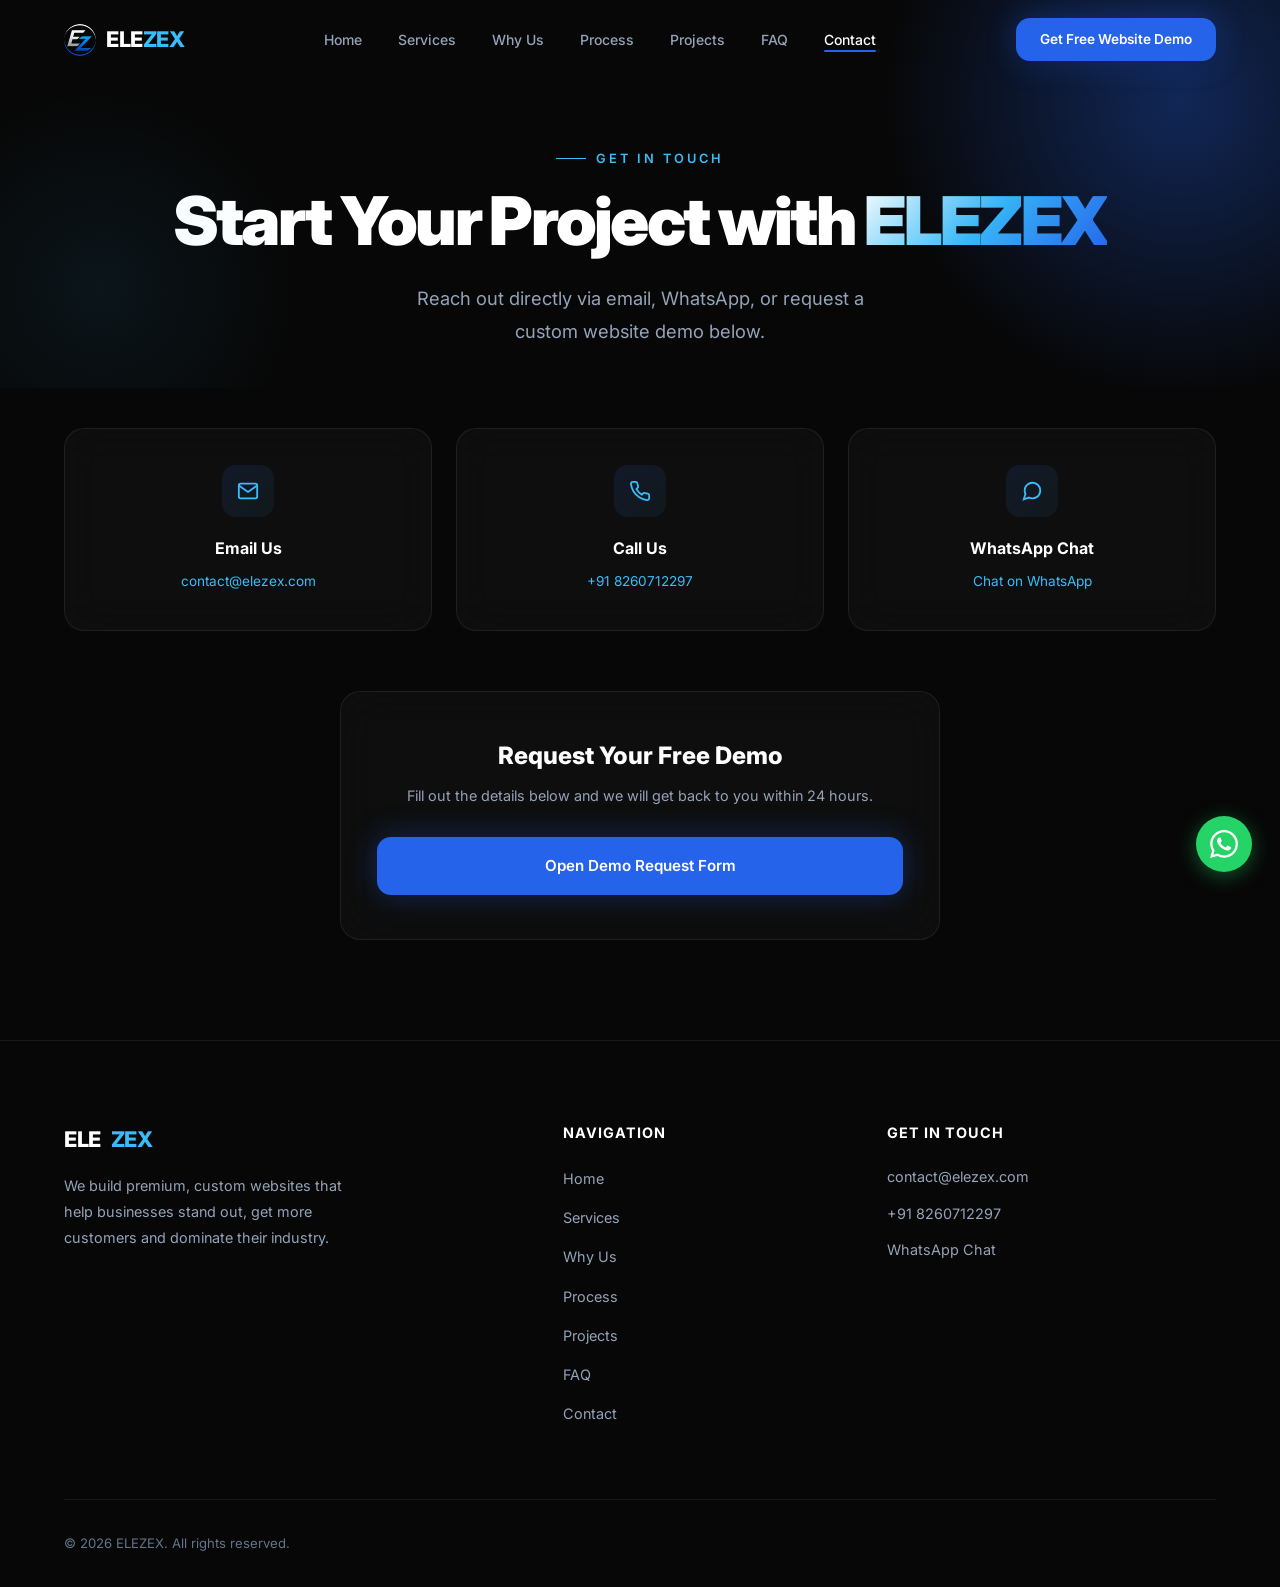
<file: contact.html>
<!DOCTYPE html>
<html lang="en">
<head>
  <meta charset="UTF-8">
  <meta name="viewport" content="width=device-width, initial-scale=1.0">
  <title>Contact Us | ELEZEX Agency Direct Contact & Free Demo</title>
  <meta name="description" content="Contact ELEZEX via email contact@elezex.com, phone/WhatsApp +91 8260712297, or fill out the free website demo request form.">
  <link rel="preconnect" href="https://fonts.googleapis.com">
  <link rel="preconnect" href="https://fonts.gstatic.com" crossorigin>
  <link href="https://fonts.googleapis.com/css2?family=Inter:ital,opsz,wght@0,14..32,300..900;1,14..32,300..900&display=swap" rel="stylesheet">
  <link rel="stylesheet" href="styles.css">
  <!-- Favicon optimized for Google Search & all devices -->
  <link rel="icon" href="favicon.svg" type="image/svg+xml">
  <link rel="icon" href="favicon.png" type="image/png">
  <link rel="apple-touch-icon" href="favicon.png">
</head>
<body>

  <!-- ═══════════ NAVBAR ═══════════ -->
  <nav class="navbar" id="navbar">
    <div class="container">
      <a href="/" class="nav-logo">
        <img src="favicon.svg" alt="ELEZEX Logo" class="nav-logo-icon">
        <span>ELE<span class="accent">ZEX</span></span>
      </a>
      <ul class="nav-links">
        <li><a href="/">Home</a></li>
        <li><a href="/services">Services</a></li>
        <li><a href="/why-us">Why Us</a></li>
        <li><a href="/process">Process</a></li>
        <li><a href="/projects">Projects</a></li>
        <li><a href="/faq">FAQ</a></li>
        <li><a href="/contact" class="active">Contact</a></li>
      </ul>
      <div class="nav-cta">
        <a href="javascript:void(0)" class="btn btn-primary btn-sm btn-trigger-modal">Get Free Website Demo</a>
      </div>
      <button class="mobile-toggle" aria-label="Open menu">
        <span></span><span></span><span></span>
      </button>
    </div>
  </nav>

  <!-- Mobile Menu -->
  <div class="mobile-menu" id="mobile-menu">
    <button class="mobile-close" aria-label="Close menu">✕</button>
    <a href="/">Home</a>
    <a href="/services">Services</a>
    <a href="/why-us">Why Us</a>
    <a href="/process">Process</a>
    <a href="/projects">Projects</a>
    <a href="/faq">FAQ</a>
    <a href="/contact">Contact</a>
    <a href="javascript:void(0)" class="btn btn-primary btn-trigger-modal" style="margin-top:16px;">Get Free Website Demo</a>
  </div>

  <!-- ═══════════ PAGE HEADER ═══════════ -->
  <section class="hero" style="min-height: 40vh; padding-top: 140px; padding-bottom: 40px;">
    <div class="container" style="display: block; text-align: center;">
      <span class="section-label">Get In Touch</span>
      <h1 class="hero-title">Start Your Project with <span class="gradient-text">ELEZEX</span></h1>
      <p class="hero-description" style="margin: 0 auto;">Reach out directly via email, WhatsApp, or request a custom website demo below.</p>
    </div>
  </section>

  <!-- ═══════════ DIRECT CONTACT CARDS ═══════════ -->
  <section style="padding: 40px 0 100px;">
    <div class="container">
      <div class="why-grid" style="grid-template-columns: repeat(3, 1fr); margin-bottom: 60px;">
        <div class="why-card glass-card reveal">
          <div class="why-icon">
            <svg viewBox="0 0 24 24" fill="none" stroke="currentColor" stroke-width="2"><path d="M4 4h16c1.1 0 2 .9 2 2v12c0 1.1-.9 2-2 2H4c-1.1 0-2-.9-2-2V6c0-1.1.9-2 2-2z"/><polyline points="22,6 12,13 2,6"/></svg>
          </div>
          <h4>Email Us</h4>
          <p><a href="mailto:contact@elezex.com" style="color:var(--accent-light);">contact@elezex.com</a></p>
        </div>

        <div class="why-card glass-card reveal stagger-1">
          <div class="why-icon">
            <svg viewBox="0 0 24 24" fill="none" stroke="currentColor" stroke-width="2"><path d="M22 16.92v3a2 2 0 0 1-2.18 2 19.79 19.79 0 0 1-8.63-3.07 19.5 19.5 0 0 1-6-6 19.79 19.79 0 0 1-3.07-8.67A2 2 0 0 1 4.11 2h3a2 2 0 0 1 2 1.72 12.84 12.84 0 0 0 .7 2.81 2 2 0 0 1-.45 2.11L8.09 9.91a16 16 0 0 0 6 6l1.27-1.27a2 2 0 0 1 2.11-.45 12.84 12.84 0 0 0 2.81.7A2 2 0 0 1 22 16.92z"/></svg>
          </div>
          <h4>Call Us</h4>
          <p><a href="tel:+918260712297" style="color:var(--accent-light);">+91 8260712297</a></p>
        </div>

        <div class="why-card glass-card reveal stagger-2">
          <div class="why-icon">
            <svg viewBox="0 0 24 24" fill="none" stroke="currentColor" stroke-width="2"><path d="M21 11.5a8.38 8.38 0 01-.9 3.8 8.5 8.5 0 01-7.6 4.7 8.38 8.38 0 01-3.8-.9L3 21l1.9-5.7a8.38 8.38 0 01-.9-3.8 8.5 8.5 0 014.7-7.6 8.38 8.38 0 013.8-.9h.5a8.48 8.48 0 018 8v.5z"/></svg>
          </div>
          <h4>WhatsApp Chat</h4>
          <p><a href="https://wa.me/918260712297" target="_blank" rel="noopener" style="color:var(--accent-light);">Chat on WhatsApp</a></p>
        </div>
      </div>

      <!-- Embedded Contact Form Card -->
      <div class="glass-card reveal" style="max-width: 600px; margin: 0 auto; padding: 44px 36px;">
        <div style="text-align: center; margin-bottom: 28px;">
          <h3 style="font-size: 1.5rem; font-weight: 800; margin-bottom: 8px;">Request Your Free Demo</h3>
          <p style="font-size: 0.9rem; color: var(--text-secondary);">Fill out the details below and we will get back to you within 24 hours.</p>
        </div>
        <a href="javascript:void(0)" class="btn btn-primary btn-trigger-modal" style="width: 100%; justify-content: center; padding: 16px;">Open Demo Request Form</a>
      </div>
    </div>
  </section>

  <!-- ═══════════ FOOTER ═══════════ -->
  <footer class="footer">
    <div class="container">
      <div class="footer-grid">
        <div class="footer-brand">
          <a href="/" class="nav-logo">ELE<span class="accent">ZEX</span></a>
          <p>We build premium, custom websites that help businesses stand out, get more customers and dominate their industry.</p>
        </div>
        <div class="footer-column">
          <h4>Navigation</h4>
          <ul>
            <li><a href="/">Home</a></li>
            <li><a href="/services">Services</a></li>
            <li><a href="/why-us">Why Us</a></li>
            <li><a href="/process">Process</a></li>
            <li><a href="/projects">Projects</a></li>
            <li><a href="/faq">FAQ</a></li>
            <li><a href="/contact">Contact</a></li>
          </ul>
        </div>
        <div class="footer-column">
          <h4>Get in Touch</h4>
          <ul class="footer-contact">
            <li><a href="mailto:contact@elezex.com">contact@elezex.com</a></li>
            <li><a href="tel:+918260712297">+91 8260712297</a></li>
            <li><a href="https://wa.me/918260712297" target="_blank" rel="noopener">WhatsApp Chat</a></li>
          </ul>
        </div>
      </div>
      <div class="footer-bottom">
        <p>© 2026 ELEZEX. All rights reserved.</p>
      </div>
    </div>
  </footer>

  <!-- WhatsApp FAB -->
  <a href="https://wa.me/918260712297" target="_blank" rel="noopener" class="whatsapp-fab" aria-label="Chat on WhatsApp">
    <svg viewBox="0 0 24 24" xmlns="http://www.w3.org/2000/svg"><path d="M17.472 14.382c-.297-.149-1.758-.867-2.03-.967-.273-.099-.471-.148-.67.15-.197.297-.767.966-.94 1.164-.173.199-.347.223-.644.075-.297-.15-1.255-.463-2.39-1.475-.883-.788-1.48-1.761-1.653-2.059-.173-.297-.018-.458.13-.606.134-.133.298-.347.446-.52.149-.174.198-.298.298-.497.099-.198.05-.371-.025-.52-.075-.149-.669-1.612-.916-2.207-.242-.579-.487-.5-.669-.51-.173-.008-.371-.01-.57-.01-.198 0-.52.074-.792.372-.272.297-1.04 1.016-1.04 2.479 0 1.462 1.065 2.875 1.213 3.074.149.198 2.096 3.2 5.077 4.487.709.306 1.262.489 1.694.625.712.227 1.36.195 1.871.118.571-.085 1.758-.719 2.006-1.413.248-.694.248-1.289.173-1.413-.074-.124-.272-.198-.57-.347m-5.421 7.403h-.004a9.87 9.87 0 01-5.031-1.378l-.361-.214-3.741.982.998-3.648-.235-.374a9.86 9.86 0 01-1.51-5.26c.001-5.45 4.436-9.884 9.888-9.884 2.64 0 5.122 1.03 6.988 2.898a9.825 9.825 0 012.893 6.994c-.003 5.45-4.437 9.884-9.885 9.884m8.413-18.297A11.815 11.815 0 0012.05 0C5.495 0 .16 5.335.157 11.892c0 2.096.547 4.142 1.588 5.945L.057 24l6.305-1.654a11.882 11.882 0 005.683 1.448h.005c6.554 0 11.89-5.335 11.893-11.893a11.821 11.821 0 00-3.48-8.413z"/></svg>
  </a>

  <!-- CONTACT MODAL -->
  <div class="modal-overlay" id="contact-modal">
    <div class="modal-card glass-card">
      <button class="modal-close" id="modal-close-btn">&times;</button>
      <div class="modal-header">
        <h3>Get Your Free Demo</h3>
        <p>Fill out the form below and we'll reach out within 24 hours with your custom demo details.</p>
      </div>
      <form class="modal-form" id="demo-contact-form">
        <div class="form-group">
          <label for="form-name">Full Name</label>
          <input type="text" id="form-name" placeholder="John Doe" required>
        </div>
        <div class="form-group">
          <label for="form-email">Email Address</label>
          <input type="email" id="form-email" placeholder="john@example.com" required>
        </div>
        <div class="form-group">
          <label for="form-phone">Phone Number / WhatsApp</label>
          <input type="tel" id="form-phone" placeholder="xxxxxxxxxx" required>
        </div>
        <div class="form-group">
          <label for="form-details">Project Details (Optional)</label>
          <textarea id="form-details" rows="3" placeholder="Tell us about your business or website requirements..."></textarea>
        </div>
        <button type="submit" class="btn btn-primary submit-btn">Submit Request</button>
      </form>
      <div class="modal-success" id="modal-success-screen" style="display: none;">
        <div class="success-icon"><svg viewBox="0 0 24 24" fill="none" stroke="currentColor" stroke-width="3"><polyline points="20 6 9 17 4 12"/></svg></div>
        <h3>Request Submitted!</h3>
        <p>Thank you for reaching out. We will connect with you via email or WhatsApp within 24 hours.</p>
        <button class="btn btn-secondary close-success-btn" id="close-success-btn">Close Window</button>
      </div>
    </div>
  </div>

  <script src="script.js"></script>
</body>
</html>
</file>
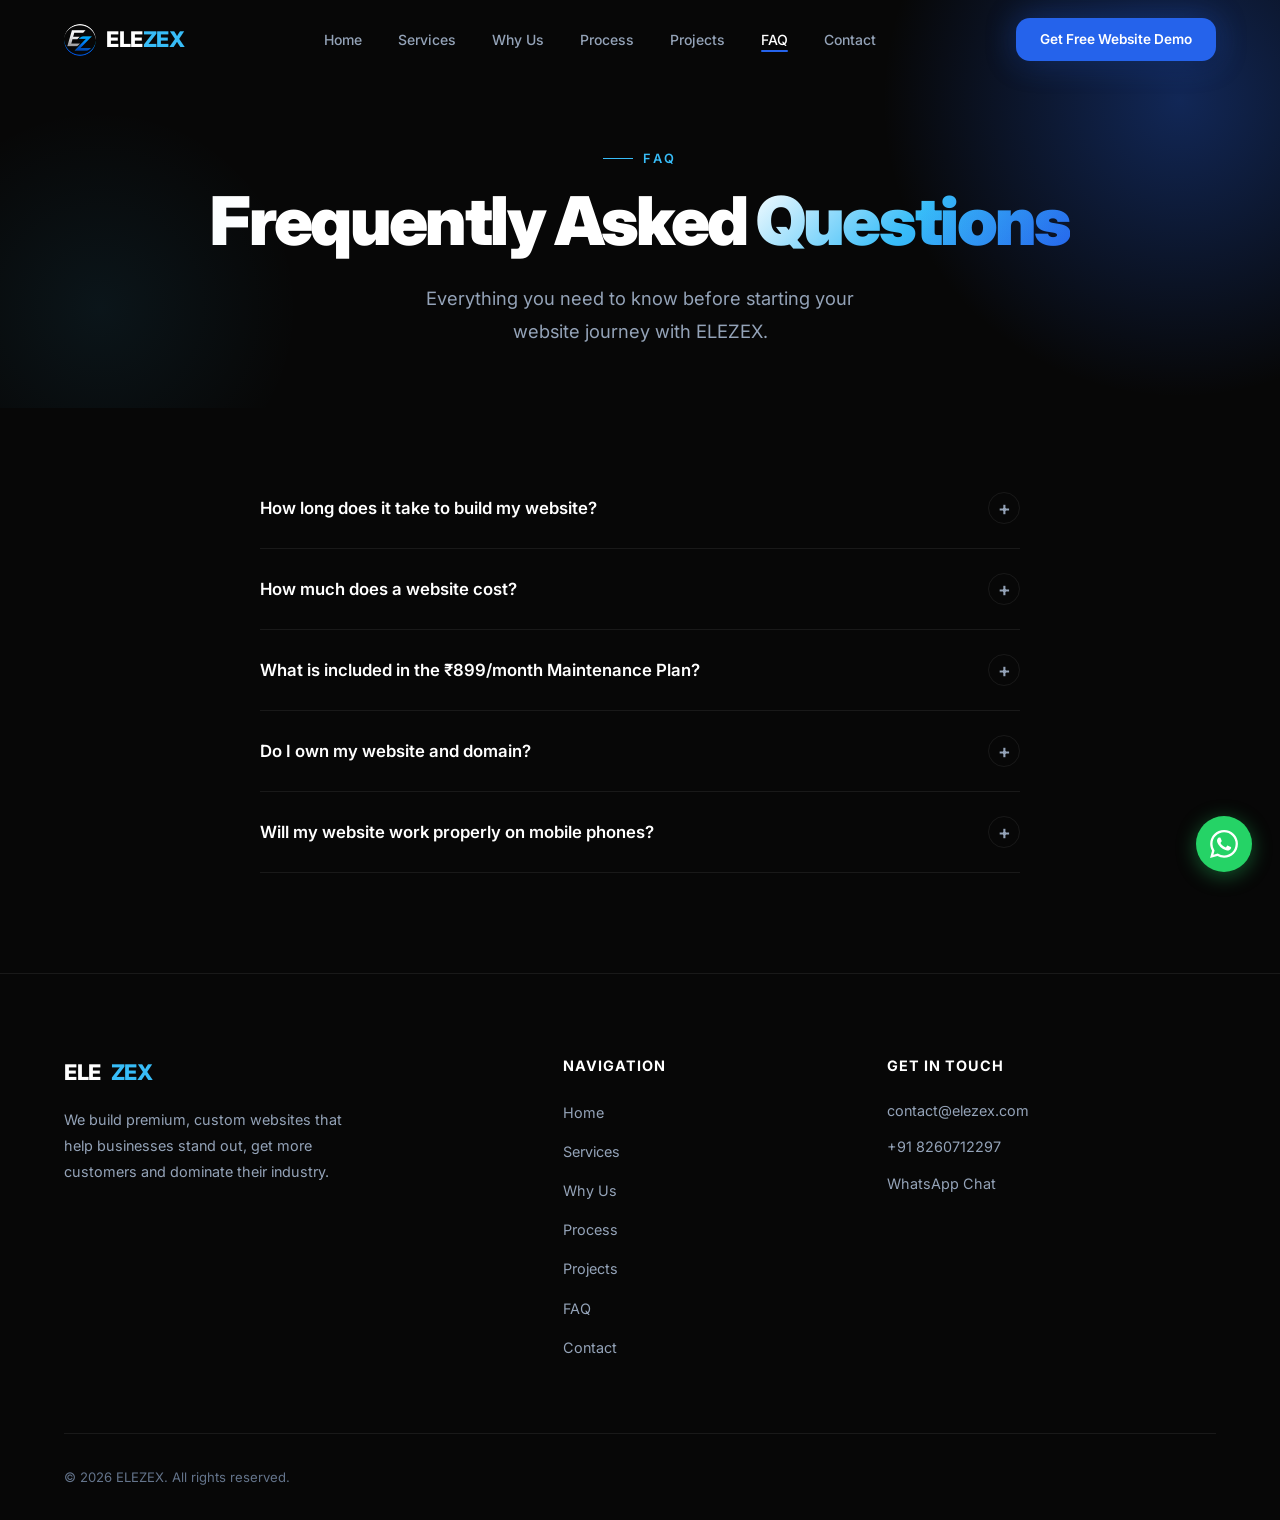
<file: faq.html>
<!DOCTYPE html>
<html lang="en">
<head>
  <meta charset="UTF-8">
  <meta name="viewport" content="width=device-width, initial-scale=1.0">
  <title>FAQ | ELEZEX Frequently Asked Questions</title>
  <meta name="description" content="Answers to common questions about ELEZEX website design, ₹899/mo maintenance care plan, delivery timelines, custom pricing, and hosting.">
  <link rel="preconnect" href="https://fonts.googleapis.com">
  <link rel="preconnect" href="https://fonts.gstatic.com" crossorigin>
  <link href="https://fonts.googleapis.com/css2?family=Inter:ital,opsz,wght@0,14..32,300..900;1,14..32,300..900&display=swap" rel="stylesheet">
  <link rel="stylesheet" href="styles.css">
  <!-- Favicon optimized for Google Search & all devices -->
  <link rel="icon" href="favicon.svg" type="image/svg+xml">
  <link rel="icon" href="favicon.png" type="image/png">
  <link rel="apple-touch-icon" href="favicon.png">
</head>
<body>

  <!-- ═══════════ NAVBAR ═══════════ -->
  <nav class="navbar" id="navbar">
    <div class="container">
      <a href="/" class="nav-logo">
        <img src="favicon.svg" alt="ELEZEX Logo" class="nav-logo-icon">
        <span>ELE<span class="accent">ZEX</span></span>
      </a>
      <ul class="nav-links">
        <li><a href="/">Home</a></li>
        <li><a href="/services">Services</a></li>
        <li><a href="/why-us">Why Us</a></li>
        <li><a href="/process">Process</a></li>
        <li><a href="/projects">Projects</a></li>
        <li><a href="/faq" class="active">FAQ</a></li>
        <li><a href="/contact">Contact</a></li>
      </ul>
      <div class="nav-cta">
        <a href="javascript:void(0)" class="btn btn-primary btn-sm btn-trigger-modal">Get Free Website Demo</a>
      </div>
      <button class="mobile-toggle" aria-label="Open menu">
        <span></span><span></span><span></span>
      </button>
    </div>
  </nav>

  <!-- Mobile Menu -->
  <div class="mobile-menu" id="mobile-menu">
    <button class="mobile-close" aria-label="Close menu">✕</button>
    <a href="/">Home</a>
    <a href="/services">Services</a>
    <a href="/why-us">Why Us</a>
    <a href="/process">Process</a>
    <a href="/projects">Projects</a>
    <a href="/faq">FAQ</a>
    <a href="/contact">Contact</a>
    <a href="javascript:void(0)" class="btn btn-primary btn-trigger-modal" style="margin-top:16px;">Get Free Website Demo</a>
  </div>

  <!-- ═══════════ PAGE HEADER ═══════════ -->
  <section class="hero" style="min-height: 45vh; padding-top: 140px; padding-bottom: 60px;">
    <div class="container" style="display: block; text-align: center;">
      <span class="section-label">FAQ</span>
      <h1 class="hero-title">Frequently Asked <span class="gradient-text">Questions</span></h1>
      <p class="hero-description" style="margin: 0 auto;">Everything you need to know before starting your website journey with ELEZEX.</p>
    </div>
  </section>

  <!-- ═══════════ FAQ SECTION ═══════════ -->
  <section class="faq" id="faq" style="padding: 60px 0 100px;">
    <div class="container">
      <div class="faq-list reveal">
        <div class="faq-item">
          <button class="faq-question">
            How long does it take to build my website?
            <span class="faq-icon">+</span>
          </button>
          <div class="faq-answer">
            <div class="faq-answer-inner">Most custom business websites are delivered within 24–48 hours of receiving your initial content and requirements. Complex custom web applications with advanced features are delivered within 3–5 business days.</div>
          </div>
        </div>

        <div class="faq-item">
          <button class="faq-question">
            How much does a website cost?
            <span class="faq-icon">+</span>
          </button>
          <div class="faq-answer">
            <div class="faq-answer-inner">Pricing varies based on design complexity, number of pages, and special integrations. Contact us to discuss your goals, and we will provide a clear custom quote tailored to your exact budget.</div>
          </div>
        </div>

        <div class="faq-item">
          <button class="faq-question">
            What is included in the ₹899/month Maintenance Plan?
            <span class="faq-icon">+</span>
          </button>
          <div class="faq-answer">
            <div class="faq-answer-inner">Our ELEZEX CARE plan includes: high-speed web hosting, ongoing updates, daily cloud backups, 24/7 security monitoring, bug fixes, speed optimization, priority support, unlimited text/image edits, and a monthly health report.</div>
          </div>
        </div>

        <div class="faq-item">
          <button class="faq-question">
            Do I own my website and domain?
            <span class="faq-icon">+</span>
          </button>
          <div class="faq-answer">
            <div class="faq-answer-inner">Yes! You maintain 100% full ownership of your domain name, website code, and branding assets. We manage the technical hosting and maintenance for you, but everything remains fully yours.</div>
          </div>
        </div>

        <div class="faq-item">
          <button class="faq-question">
            Will my website work properly on mobile phones?
            <span class="faq-icon">+</span>
          </button>
          <div class="faq-answer">
            <div class="faq-answer-inner">Absolutely. Every website we build is 100% mobile-first, ensuring a flawless visual presentation, ultra-fast load times, and effortless navigation on all smartphones, tablets, and desktop devices.</div>
          </div>
        </div>
      </div>
    </div>
  </section>

  <!-- ═══════════ FOOTER ═══════════ -->
  <footer class="footer">
    <div class="container">
      <div class="footer-grid">
        <div class="footer-brand">
          <a href="/" class="nav-logo">ELE<span class="accent">ZEX</span></a>
          <p>We build premium, custom websites that help businesses stand out, get more customers and dominate their industry.</p>
        </div>
        <div class="footer-column">
          <h4>Navigation</h4>
          <ul>
            <li><a href="/">Home</a></li>
            <li><a href="/services">Services</a></li>
            <li><a href="/why-us">Why Us</a></li>
            <li><a href="/process">Process</a></li>
            <li><a href="/projects">Projects</a></li>
            <li><a href="/faq">FAQ</a></li>
            <li><a href="/contact">Contact</a></li>
          </ul>
        </div>
        <div class="footer-column">
          <h4>Get in Touch</h4>
          <ul class="footer-contact">
            <li><a href="mailto:contact@elezex.com">contact@elezex.com</a></li>
            <li><a href="tel:+918260712297">+91 8260712297</a></li>
            <li><a href="https://wa.me/918260712297" target="_blank" rel="noopener">WhatsApp Chat</a></li>
          </ul>
        </div>
      </div>
      <div class="footer-bottom">
        <p>© 2026 ELEZEX. All rights reserved.</p>
      </div>
    </div>
  </footer>

  <!-- WhatsApp FAB -->
  <a href="https://wa.me/918260712297" target="_blank" rel="noopener" class="whatsapp-fab" aria-label="Chat on WhatsApp">
    <svg viewBox="0 0 24 24" xmlns="http://www.w3.org/2000/svg"><path d="M17.472 14.382c-.297-.149-1.758-.867-2.03-.967-.273-.099-.471-.148-.67.15-.197.297-.767.966-.94 1.164-.173.199-.347.223-.644.075-.297-.15-1.255-.463-2.39-1.475-.883-.788-1.48-1.761-1.653-2.059-.173-.297-.018-.458.13-.606.134-.133.298-.347.446-.52.149-.174.198-.298.298-.497.099-.198.05-.371-.025-.52-.075-.149-.669-1.612-.916-2.207-.242-.579-.487-.5-.669-.51-.173-.008-.371-.01-.57-.01-.198 0-.52.074-.792.372-.272.297-1.04 1.016-1.04 2.479 0 1.462 1.065 2.875 1.213 3.074.149.198 2.096 3.2 5.077 4.487.709.306 1.262.489 1.694.625.712.227 1.36.195 1.871.118.571-.085 1.758-.719 2.006-1.413.248-.694.248-1.289.173-1.413-.074-.124-.272-.198-.57-.347m-5.421 7.403h-.004a9.87 9.87 0 01-5.031-1.378l-.361-.214-3.741.982.998-3.648-.235-.374a9.86 9.86 0 01-1.51-5.26c.001-5.45 4.436-9.884 9.888-9.884 2.64 0 5.122 1.03 6.988 2.898a9.825 9.825 0 012.893 6.994c-.003 5.45-4.437 9.884-9.885 9.884m8.413-18.297A11.815 11.815 0 0012.05 0C5.495 0 .16 5.335.157 11.892c0 2.096.547 4.142 1.588 5.945L.057 24l6.305-1.654a11.882 11.882 0 005.683 1.448h.005c6.554 0 11.89-5.335 11.893-11.893a11.821 11.821 0 00-3.48-8.413z"/></svg>
  </a>

  <!-- CONTACT MODAL -->
  <div class="modal-overlay" id="contact-modal">
    <div class="modal-card glass-card">
      <button class="modal-close" id="modal-close-btn">&times;</button>
      <div class="modal-header">
        <h3>Get Your Free Demo</h3>
        <p>Fill out the form below and we'll reach out within 24 hours with your custom demo details.</p>
      </div>
      <form class="modal-form" id="demo-contact-form">
        <div class="form-group">
          <label for="form-name">Full Name</label>
          <input type="text" id="form-name" placeholder="John Doe" required>
        </div>
        <div class="form-group">
          <label for="form-email">Email Address</label>
          <input type="email" id="form-email" placeholder="john@example.com" required>
        </div>
        <div class="form-group">
          <label for="form-phone">Phone Number / WhatsApp</label>
          <input type="tel" id="form-phone" placeholder="xxxxxxxxxx" required>
        </div>
        <div class="form-group">
          <label for="form-details">Project Details (Optional)</label>
          <textarea id="form-details" rows="3" placeholder="Tell us about your business or website requirements..."></textarea>
        </div>
        <button type="submit" class="btn btn-primary submit-btn">Submit Request</button>
      </form>
      <div class="modal-success" id="modal-success-screen" style="display: none;">
        <div class="success-icon"><svg viewBox="0 0 24 24" fill="none" stroke="currentColor" stroke-width="3"><polyline points="20 6 9 17 4 12"/></svg></div>
        <h3>Request Submitted!</h3>
        <p>Thank you for reaching out. We will connect with you via email or WhatsApp within 24 hours.</p>
        <button class="btn btn-secondary close-success-btn" id="close-success-btn">Close Window</button>
      </div>
    </div>
  </div>

  <script src="script.js"></script>
</body>
</html>
</file>
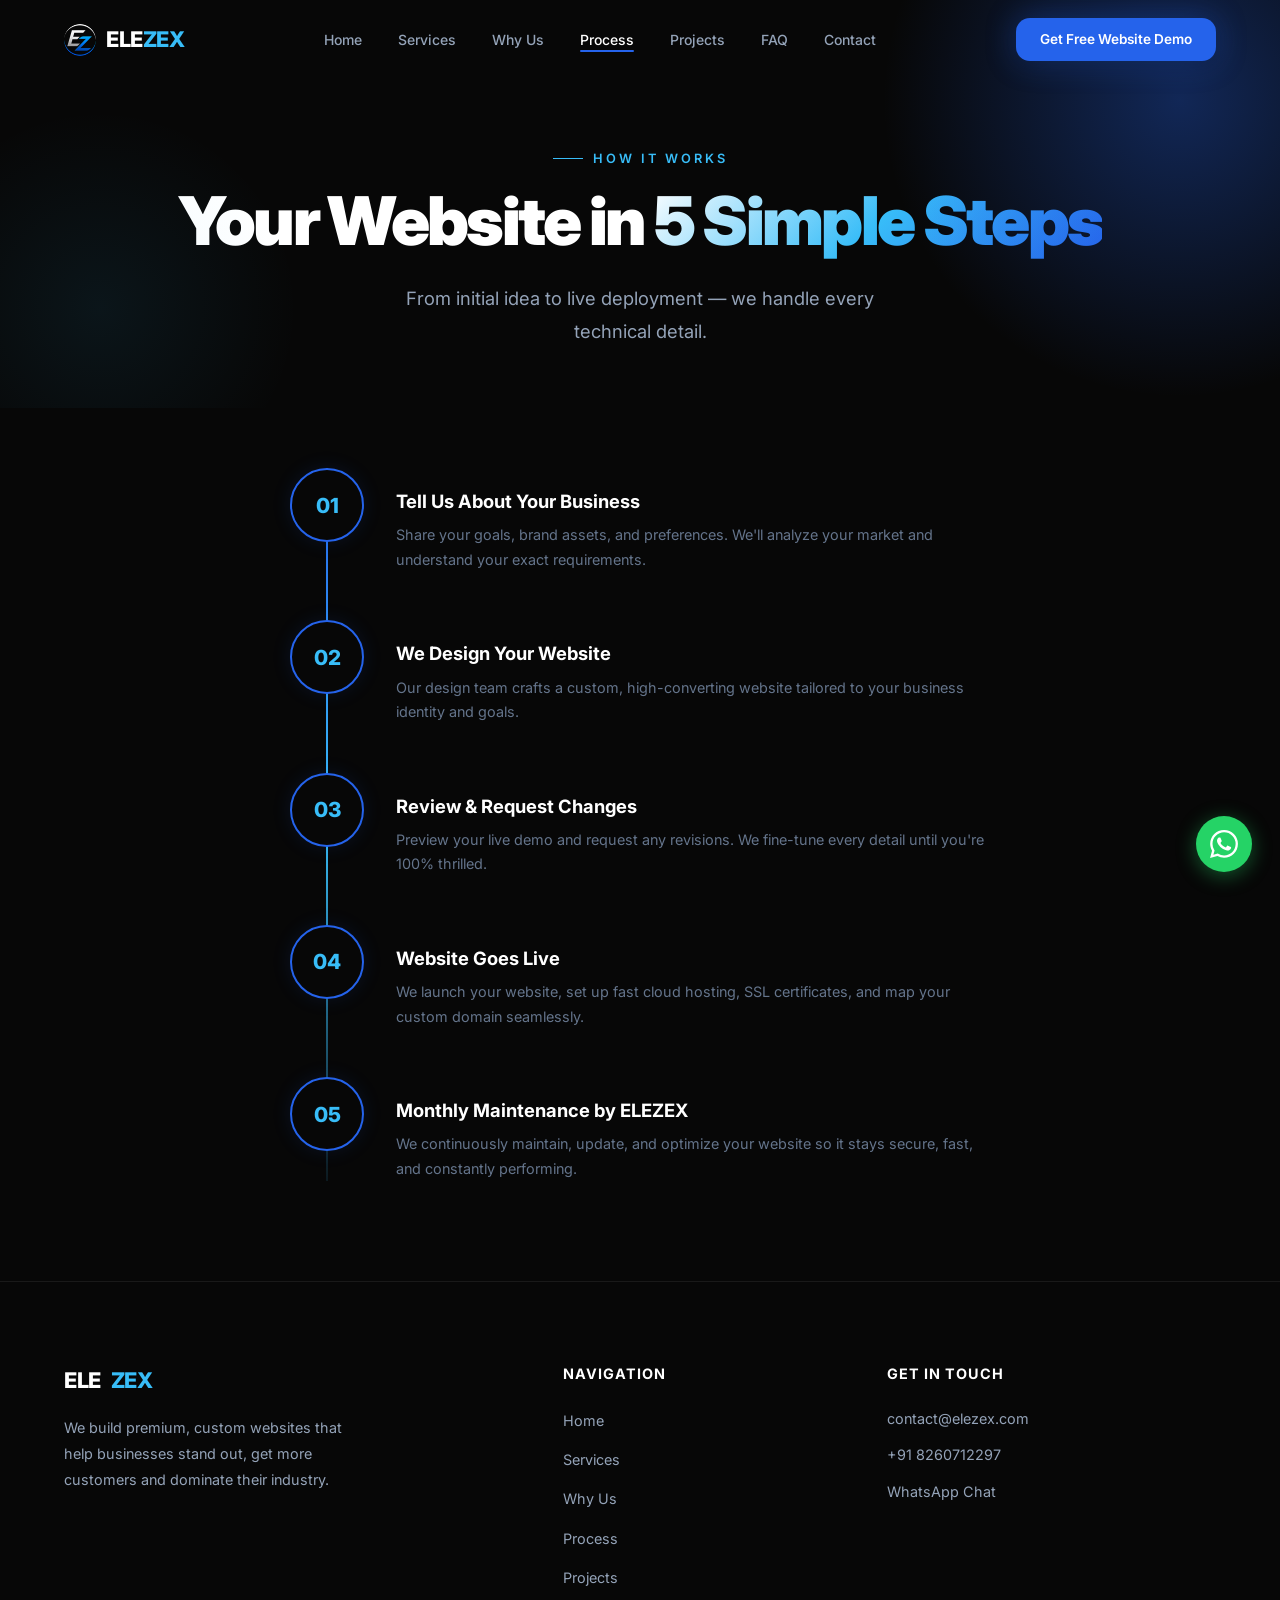
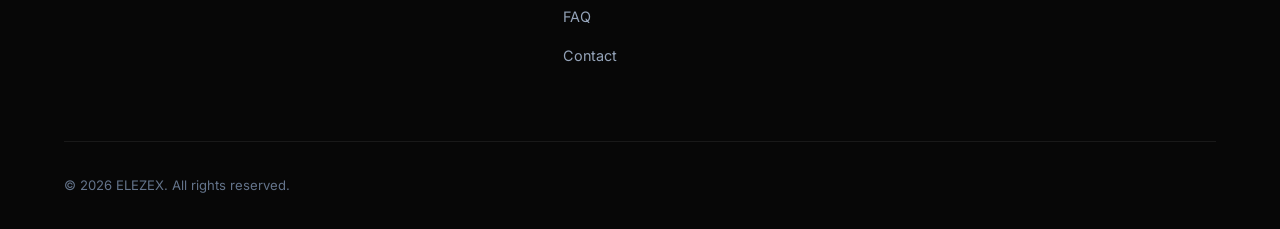
<file: process.html>
<!DOCTYPE html>
<html lang="en">
<head>
  <meta charset="UTF-8">
  <meta name="viewport" content="width=device-width, initial-scale=1.0">
  <title>Process | ELEZEX 5-Step Web Development Workflow</title>
  <meta name="description" content="Learn how ELEZEX builds your website in 5 simple steps: Requirements, Custom Design, Revisions, Live Deployment, and Monthly Maintenance.">
  <link rel="preconnect" href="https://fonts.googleapis.com">
  <link rel="preconnect" href="https://fonts.gstatic.com" crossorigin>
  <link href="https://fonts.googleapis.com/css2?family=Inter:ital,opsz,wght@0,14..32,300..900;1,14..32,300..900&display=swap" rel="stylesheet">
  <link rel="stylesheet" href="styles.css">
  <!-- Favicon optimized for Google Search & all devices -->
  <link rel="icon" href="favicon.svg" type="image/svg+xml">
  <link rel="icon" href="favicon.png" type="image/png">
  <link rel="apple-touch-icon" href="favicon.png">
</head>
<body>

  <!-- ═══════════ NAVBAR ═══════════ -->
  <nav class="navbar" id="navbar">
    <div class="container">
      <a href="/" class="nav-logo">
        <img src="favicon.svg" alt="ELEZEX Logo" class="nav-logo-icon">
        <span>ELE<span class="accent">ZEX</span></span>
      </a>
      <ul class="nav-links">
        <li><a href="/">Home</a></li>
        <li><a href="/services">Services</a></li>
        <li><a href="/why-us">Why Us</a></li>
        <li><a href="/process" class="active">Process</a></li>
        <li><a href="/projects">Projects</a></li>
        <li><a href="/faq">FAQ</a></li>
        <li><a href="/contact">Contact</a></li>
      </ul>
      <div class="nav-cta">
        <a href="javascript:void(0)" class="btn btn-primary btn-sm btn-trigger-modal">Get Free Website Demo</a>
      </div>
      <button class="mobile-toggle" aria-label="Open menu">
        <span></span><span></span><span></span>
      </button>
    </div>
  </nav>

  <!-- Mobile Menu -->
  <div class="mobile-menu" id="mobile-menu">
    <button class="mobile-close" aria-label="Close menu">✕</button>
    <a href="/">Home</a>
    <a href="/services">Services</a>
    <a href="/why-us">Why Us</a>
    <a href="/process">Process</a>
    <a href="/projects">Projects</a>
    <a href="/faq">FAQ</a>
    <a href="/contact">Contact</a>
    <a href="javascript:void(0)" class="btn btn-primary btn-trigger-modal" style="margin-top:16px;">Get Free Website Demo</a>
  </div>

  <!-- ═══════════ PAGE HEADER ═══════════ -->
  <section class="hero" style="min-height: 45vh; padding-top: 140px; padding-bottom: 60px;">
    <div class="container" style="display: block; text-align: center;">
      <span class="section-label">How It Works</span>
      <h1 class="hero-title">Your Website in <span class="gradient-text">5 Simple Steps</span></h1>
      <p class="hero-description" style="margin: 0 auto;">From initial idea to live deployment — we handle every technical detail.</p>
    </div>
  </section>

  <!-- ═══════════ PROCESS SECTION ═══════════ -->
  <section class="process" id="process" style="padding: 60px 0 100px;">
    <div class="container">
      <div class="process-timeline">
        <div class="process-step reveal stagger-1">
          <div class="step-number">01</div>
          <div class="step-content">
            <h4>Tell Us About Your Business</h4>
            <p>Share your goals, brand assets, and preferences. We'll analyze your market and understand your exact requirements.</p>
          </div>
        </div>
        <div class="process-step reveal stagger-2">
          <div class="step-number">02</div>
          <div class="step-content">
            <h4>We Design Your Website</h4>
            <p>Our design team crafts a custom, high-converting website tailored to your business identity and goals.</p>
          </div>
        </div>
        <div class="process-step reveal stagger-3">
          <div class="step-number">03</div>
          <div class="step-content">
            <h4>Review & Request Changes</h4>
            <p>Preview your live demo and request any revisions. We fine-tune every detail until you're 100% thrilled.</p>
          </div>
        </div>
        <div class="process-step reveal stagger-4">
          <div class="step-number">04</div>
          <div class="step-content">
            <h4>Website Goes Live</h4>
            <p>We launch your website, set up fast cloud hosting, SSL certificates, and map your custom domain seamlessly.</p>
          </div>
        </div>
        <div class="process-step reveal">
          <div class="step-number">05</div>
          <div class="step-content">
            <h4>Monthly Maintenance by ELEZEX</h4>
            <p>We continuously maintain, update, and optimize your website so it stays secure, fast, and constantly performing.</p>
          </div>
        </div>
      </div>
    </div>
  </section>

  <!-- ═══════════ FOOTER ═══════════ -->
  <footer class="footer">
    <div class="container">
      <div class="footer-grid">
        <div class="footer-brand">
          <a href="/" class="nav-logo">ELE<span class="accent">ZEX</span></a>
          <p>We build premium, custom websites that help businesses stand out, get more customers and dominate their industry.</p>
        </div>
        <div class="footer-column">
          <h4>Navigation</h4>
          <ul>
            <li><a href="/">Home</a></li>
            <li><a href="/services">Services</a></li>
            <li><a href="/why-us">Why Us</a></li>
            <li><a href="/process">Process</a></li>
            <li><a href="/projects">Projects</a></li>
            <li><a href="/faq">FAQ</a></li>
            <li><a href="/contact">Contact</a></li>
          </ul>
        </div>
        <div class="footer-column">
          <h4>Get in Touch</h4>
          <ul class="footer-contact">
            <li><a href="mailto:contact@elezex.com">contact@elezex.com</a></li>
            <li><a href="tel:+918260712297">+91 8260712297</a></li>
            <li><a href="https://wa.me/918260712297" target="_blank" rel="noopener">WhatsApp Chat</a></li>
          </ul>
        </div>
      </div>
      <div class="footer-bottom">
        <p>© 2026 ELEZEX. All rights reserved.</p>
      </div>
    </div>
  </footer>

  <!-- WhatsApp FAB -->
  <a href="https://wa.me/918260712297" target="_blank" rel="noopener" class="whatsapp-fab" aria-label="Chat on WhatsApp">
    <svg viewBox="0 0 24 24" xmlns="http://www.w3.org/2000/svg"><path d="M17.472 14.382c-.297-.149-1.758-.867-2.03-.967-.273-.099-.471-.148-.67.15-.197.297-.767.966-.94 1.164-.173.199-.347.223-.644.075-.297-.15-1.255-.463-2.39-1.475-.883-.788-1.48-1.761-1.653-2.059-.173-.297-.018-.458.13-.606.134-.133.298-.347.446-.52.149-.174.198-.298.298-.497.099-.198.05-.371-.025-.52-.075-.149-.669-1.612-.916-2.207-.242-.579-.487-.5-.669-.51-.173-.008-.371-.01-.57-.01-.198 0-.52.074-.792.372-.272.297-1.04 1.016-1.04 2.479 0 1.462 1.065 2.875 1.213 3.074.149.198 2.096 3.2 5.077 4.487.709.306 1.262.489 1.694.625.712.227 1.36.195 1.871.118.571-.085 1.758-.719 2.006-1.413.248-.694.248-1.289.173-1.413-.074-.124-.272-.198-.57-.347m-5.421 7.403h-.004a9.87 9.87 0 01-5.031-1.378l-.361-.214-3.741.982.998-3.648-.235-.374a9.86 9.86 0 01-1.51-5.26c.001-5.45 4.436-9.884 9.888-9.884 2.64 0 5.122 1.03 6.988 2.898a9.825 9.825 0 012.893 6.994c-.003 5.45-4.437 9.884-9.885 9.884m8.413-18.297A11.815 11.815 0 0012.05 0C5.495 0 .16 5.335.157 11.892c0 2.096.547 4.142 1.588 5.945L.057 24l6.305-1.654a11.882 11.882 0 005.683 1.448h.005c6.554 0 11.89-5.335 11.893-11.893a11.821 11.821 0 00-3.48-8.413z"/></svg>
  </a>

  <!-- CONTACT MODAL -->
  <div class="modal-overlay" id="contact-modal">
    <div class="modal-card glass-card">
      <button class="modal-close" id="modal-close-btn">&times;</button>
      <div class="modal-header">
        <h3>Get Your Free Demo</h3>
        <p>Fill out the form below and we'll reach out within 24 hours with your custom demo details.</p>
      </div>
      <form class="modal-form" id="demo-contact-form">
        <div class="form-group">
          <label for="form-name">Full Name</label>
          <input type="text" id="form-name" placeholder="John Doe" required>
        </div>
        <div class="form-group">
          <label for="form-email">Email Address</label>
          <input type="email" id="form-email" placeholder="john@example.com" required>
        </div>
        <div class="form-group">
          <label for="form-phone">Phone Number / WhatsApp</label>
          <input type="tel" id="form-phone" placeholder="xxxxxxxxxx" required>
        </div>
        <div class="form-group">
          <label for="form-details">Project Details (Optional)</label>
          <textarea id="form-details" rows="3" placeholder="Tell us about your business or website requirements..."></textarea>
        </div>
        <button type="submit" class="btn btn-primary submit-btn">Submit Request</button>
      </form>
      <div class="modal-success" id="modal-success-screen" style="display: none;">
        <div class="success-icon"><svg viewBox="0 0 24 24" fill="none" stroke="currentColor" stroke-width="3"><polyline points="20 6 9 17 4 12"/></svg></div>
        <h3>Request Submitted!</h3>
        <p>Thank you for reaching out. We will connect with you via email or WhatsApp within 24 hours.</p>
        <button class="btn btn-secondary close-success-btn" id="close-success-btn">Close Window</button>
      </div>
    </div>
  </div>

  <script src="script.js"></script>
</body>
</html>
</file>
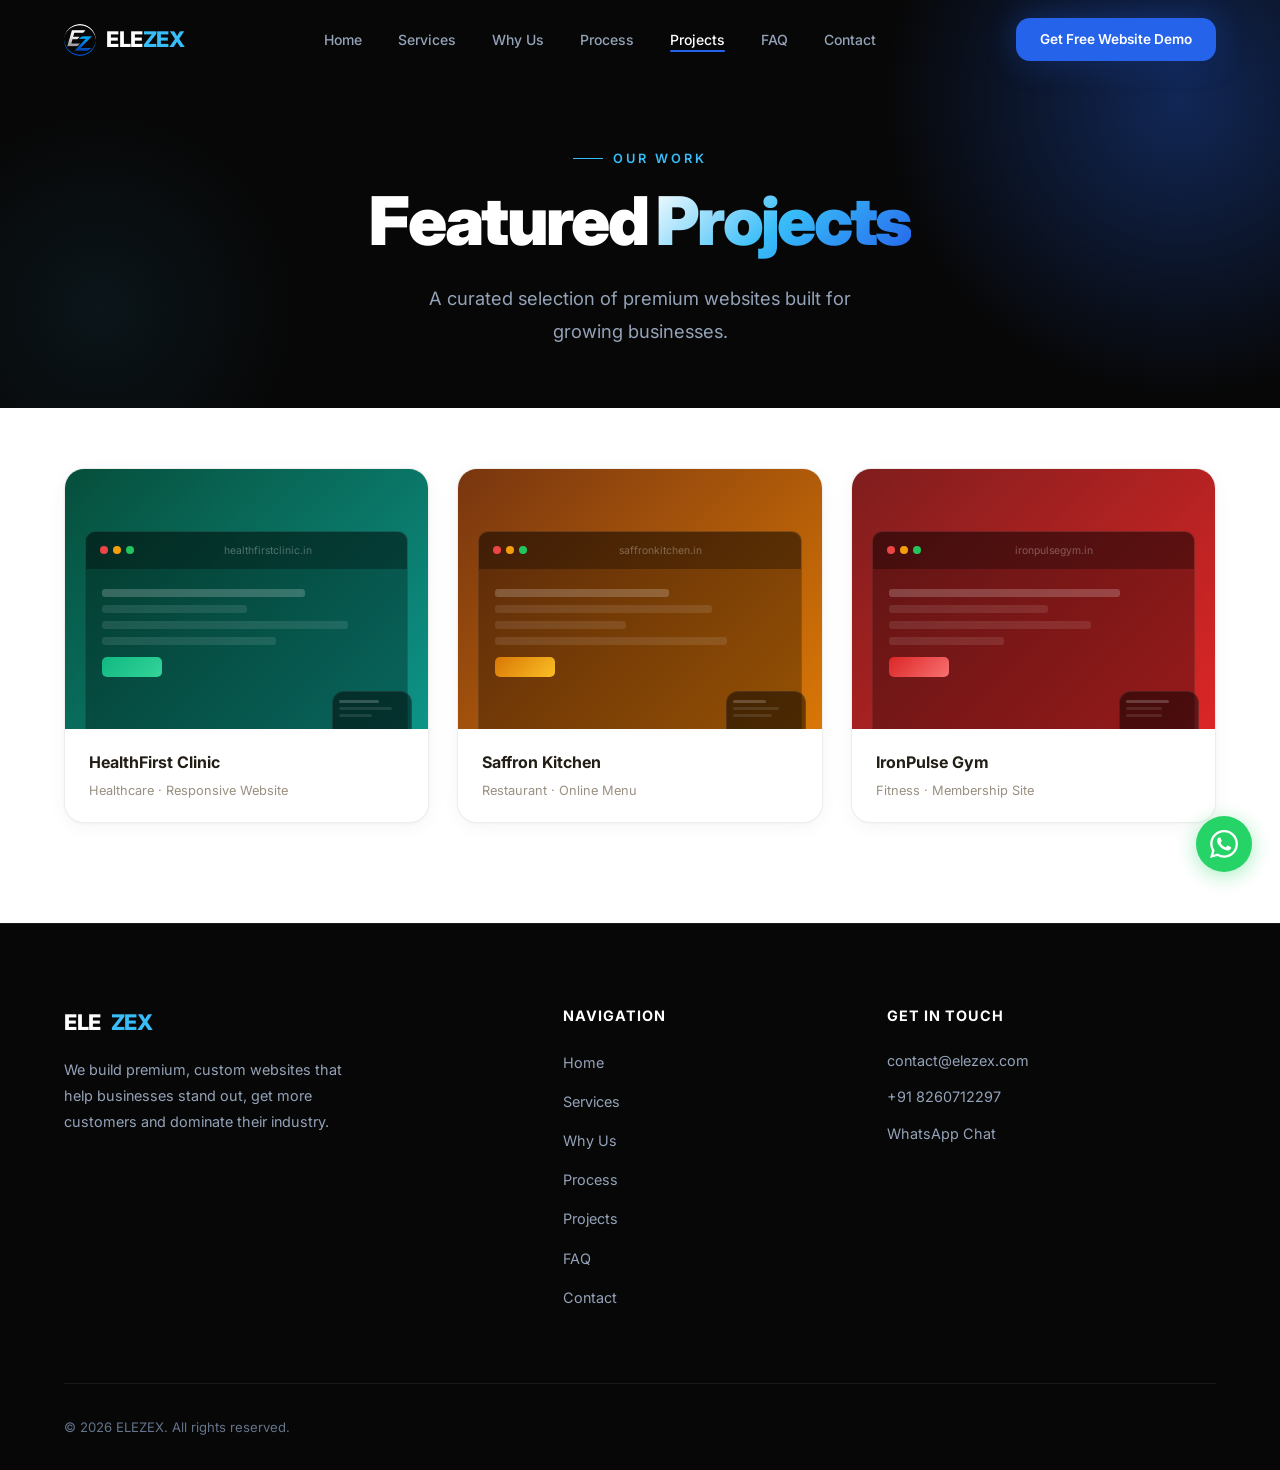
<file: projects.html>
<!DOCTYPE html>
<html lang="en">
<head>
  <meta charset="UTF-8">
  <meta name="viewport" content="width=device-width, initial-scale=1.0">
  <title>Projects | ELEZEX Featured Portfolio Showcase</title>
  <meta name="description" content="View ELEZEX portfolio of custom, high-converting websites crafted for local businesses, healthcare clinics, restaurants, and fitness brands.">
  <link rel="preconnect" href="https://fonts.googleapis.com">
  <link rel="preconnect" href="https://fonts.gstatic.com" crossorigin>
  <link href="https://fonts.googleapis.com/css2?family=Inter:ital,opsz,wght@0,14..32,300..900;1,14..32,300..900&display=swap" rel="stylesheet">
  <link rel="stylesheet" href="styles.css">
  <!-- Favicon optimized for Google Search & all devices -->
  <link rel="icon" href="favicon.svg" type="image/svg+xml">
  <link rel="icon" href="favicon.png" type="image/png">
  <link rel="apple-touch-icon" href="favicon.png">
</head>
<body>

  <!-- ═══════════ NAVBAR ═══════════ -->
  <nav class="navbar" id="navbar">
    <div class="container">
      <a href="/" class="nav-logo">
        <img src="favicon.svg" alt="ELEZEX Logo" class="nav-logo-icon">
        <span>ELE<span class="accent">ZEX</span></span>
      </a>
      <ul class="nav-links">
        <li><a href="/">Home</a></li>
        <li><a href="/services">Services</a></li>
        <li><a href="/why-us">Why Us</a></li>
        <li><a href="/process">Process</a></li>
        <li><a href="/projects" class="active">Projects</a></li>
        <li><a href="/faq">FAQ</a></li>
        <li><a href="/contact">Contact</a></li>
      </ul>
      <div class="nav-cta">
        <a href="javascript:void(0)" class="btn btn-primary btn-sm btn-trigger-modal">Get Free Website Demo</a>
      </div>
      <button class="mobile-toggle" aria-label="Open menu">
        <span></span><span></span><span></span>
      </button>
    </div>
  </nav>

  <!-- Mobile Menu -->
  <div class="mobile-menu" id="mobile-menu">
    <button class="mobile-close" aria-label="Close menu">✕</button>
    <a href="/">Home</a>
    <a href="/services">Services</a>
    <a href="/why-us">Why Us</a>
    <a href="/process">Process</a>
    <a href="/projects">Projects</a>
    <a href="/faq">FAQ</a>
    <a href="/contact">Contact</a>
    <a href="javascript:void(0)" class="btn btn-primary btn-trigger-modal" style="margin-top:16px;">Get Free Website Demo</a>
  </div>

  <!-- ═══════════ PAGE HEADER ═══════════ -->
  <section class="hero" style="min-height: 45vh; padding-top: 140px; padding-bottom: 60px;">
    <div class="container" style="display: block; text-align: center;">
      <span class="section-label">Our Work</span>
      <h1 class="hero-title">Featured <span class="gradient-text">Projects</span></h1>
      <p class="hero-description" style="margin: 0 auto;">A curated selection of premium websites built for growing businesses.</p>
    </div>
  </section>

  <!-- ═══════════ PORTFOLIO SECTION ═══════════ -->
  <section class="portfolio section-light" id="portfolio" style="padding: 60px 0 100px;">
    <div class="container">
      <div class="portfolio-grid">
        <!-- Clinic -->
        <div class="portfolio-card glass-card reveal stagger-1">
          <div class="portfolio-mockup">
            <div class="portfolio-browser">
              <div class="portfolio-browser-bar">
                <div class="portfolio-browser-dots"><span></span><span></span><span></span></div>
                <span class="portfolio-browser-url">healthfirstclinic.in</span>
              </div>
              <div class="portfolio-browser-content">
                <div class="pb-line" style="width:70%;background:rgba(255,255,255,0.2)"></div>
                <div class="pb-line" style="width:50%"></div>
                <div class="pb-line" style="width:85%"></div>
                <div class="pb-line" style="width:60%"></div>
                <div class="pb-btn" style="background:linear-gradient(135deg,#10B981,#34D399)"></div>
              </div>
            </div>
            <div class="portfolio-phone">
              <div class="pp-line" style="width:60%;background:rgba(255,255,255,0.2)"></div>
              <div class="pp-line" style="width:80%"></div>
              <div class="pp-line" style="width:50%"></div>
            </div>
            <div class="portfolio-overlay">
              <a href="javascript:void(0)" class="btn btn-primary btn-sm btn-trigger-modal">View Project Demo</a>
            </div>
          </div>
          <div class="portfolio-info">
            <h4>HealthFirst Clinic</h4>
            <p>Healthcare · Responsive Website</p>
          </div>
        </div>

        <!-- Restaurant -->
        <div class="portfolio-card glass-card reveal stagger-2">
          <div class="portfolio-mockup">
            <div class="portfolio-browser">
              <div class="portfolio-browser-bar">
                <div class="portfolio-browser-dots"><span></span><span></span><span></span></div>
                <span class="portfolio-browser-url">saffronkitchen.in</span>
              </div>
              <div class="portfolio-browser-content">
                <div class="pb-line" style="width:60%;background:rgba(255,255,255,0.2)"></div>
                <div class="pb-line" style="width:75%"></div>
                <div class="pb-line" style="width:45%"></div>
                <div class="pb-line" style="width:80%"></div>
                <div class="pb-btn" style="background:linear-gradient(135deg,#D97706,#FBBF24)"></div>
              </div>
            </div>
            <div class="portfolio-phone">
              <div class="pp-line" style="width:50%;background:rgba(255,255,255,0.2)"></div>
              <div class="pp-line" style="width:70%"></div>
              <div class="pp-line" style="width:60%"></div>
            </div>
            <div class="portfolio-overlay">
              <a href="javascript:void(0)" class="btn btn-primary btn-sm btn-trigger-modal">View Project Demo</a>
            </div>
          </div>
          <div class="portfolio-info">
            <h4>Saffron Kitchen</h4>
            <p>Restaurant · Online Menu</p>
          </div>
        </div>

        <!-- Gym -->
        <div class="portfolio-card glass-card reveal stagger-3">
          <div class="portfolio-mockup">
            <div class="portfolio-browser">
              <div class="portfolio-browser-bar">
                <div class="portfolio-browser-dots"><span></span><span></span><span></span></div>
                <span class="portfolio-browser-url">ironpulsegym.in</span>
              </div>
              <div class="portfolio-browser-content">
                <div class="pb-line" style="width:80%;background:rgba(255,255,255,0.2)"></div>
                <div class="pb-line" style="width:55%"></div>
                <div class="pb-line" style="width:70%"></div>
                <div class="pb-line" style="width:40%"></div>
                <div class="pb-btn" style="background:linear-gradient(135deg,#DC2626,#F87171)"></div>
              </div>
            </div>
            <div class="portfolio-phone">
              <div class="pp-line" style="width:65%;background:rgba(255,255,255,0.2)"></div>
              <div class="pp-line" style="width:55%"></div>
              <div class="pp-line" style="width:55%"></div>
            </div>
            <div class="portfolio-overlay">
              <a href="javascript:void(0)" class="btn btn-primary btn-sm btn-trigger-modal">View Project Demo</a>
            </div>
          </div>
          <div class="portfolio-info">
            <h4>IronPulse Gym</h4>
            <p>Fitness · Membership Site</p>
          </div>
        </div>
      </div>
    </div>
  </section>

  <!-- ═══════════ FOOTER ═══════════ -->
  <footer class="footer">
    <div class="container">
      <div class="footer-grid">
        <div class="footer-brand">
          <a href="/" class="nav-logo">ELE<span class="accent">ZEX</span></a>
          <p>We build premium, custom websites that help businesses stand out, get more customers and dominate their industry.</p>
        </div>
        <div class="footer-column">
          <h4>Navigation</h4>
          <ul>
            <li><a href="/">Home</a></li>
            <li><a href="/services">Services</a></li>
            <li><a href="/why-us">Why Us</a></li>
            <li><a href="/process">Process</a></li>
            <li><a href="/projects">Projects</a></li>
            <li><a href="/faq">FAQ</a></li>
            <li><a href="/contact">Contact</a></li>
          </ul>
        </div>
        <div class="footer-column">
          <h4>Get in Touch</h4>
          <ul class="footer-contact">
            <li><a href="mailto:contact@elezex.com">contact@elezex.com</a></li>
            <li><a href="tel:+918260712297">+91 8260712297</a></li>
            <li><a href="https://wa.me/918260712297" target="_blank" rel="noopener">WhatsApp Chat</a></li>
          </ul>
        </div>
      </div>
      <div class="footer-bottom">
        <p>© 2026 ELEZEX. All rights reserved.</p>
      </div>
    </div>
  </footer>

  <!-- WhatsApp FAB -->
  <a href="https://wa.me/918260712297" target="_blank" rel="noopener" class="whatsapp-fab" aria-label="Chat on WhatsApp">
    <svg viewBox="0 0 24 24" xmlns="http://www.w3.org/2000/svg"><path d="M17.472 14.382c-.297-.149-1.758-.867-2.03-.967-.273-.099-.471-.148-.67.15-.197.297-.767.966-.94 1.164-.173.199-.347.223-.644.075-.297-.15-1.255-.463-2.39-1.475-.883-.788-1.48-1.761-1.653-2.059-.173-.297-.018-.458.13-.606.134-.133.298-.347.446-.52.149-.174.198-.298.298-.497.099-.198.05-.371-.025-.52-.075-.149-.669-1.612-.916-2.207-.242-.579-.487-.5-.669-.51-.173-.008-.371-.01-.57-.01-.198 0-.52.074-.792.372-.272.297-1.04 1.016-1.04 2.479 0 1.462 1.065 2.875 1.213 3.074.149.198 2.096 3.2 5.077 4.487.709.306 1.262.489 1.694.625.712.227 1.36.195 1.871.118.571-.085 1.758-.719 2.006-1.413.248-.694.248-1.289.173-1.413-.074-.124-.272-.198-.57-.347m-5.421 7.403h-.004a9.87 9.87 0 01-5.031-1.378l-.361-.214-3.741.982.998-3.648-.235-.374a9.86 9.86 0 01-1.51-5.26c.001-5.45 4.436-9.884 9.888-9.884 2.64 0 5.122 1.03 6.988 2.898a9.825 9.825 0 012.893 6.994c-.003 5.45-4.437 9.884-9.885 9.884m8.413-18.297A11.815 11.815 0 0012.05 0C5.495 0 .16 5.335.157 11.892c0 2.096.547 4.142 1.588 5.945L.057 24l6.305-1.654a11.882 11.882 0 005.683 1.448h.005c6.554 0 11.89-5.335 11.893-11.893a11.821 11.821 0 00-3.48-8.413z"/></svg>
  </a>

  <!-- CONTACT MODAL -->
  <div class="modal-overlay" id="contact-modal">
    <div class="modal-card glass-card">
      <button class="modal-close" id="modal-close-btn">&times;</button>
      <div class="modal-header">
        <h3>Get Your Free Demo</h3>
        <p>Fill out the form below and we'll reach out within 24 hours with your custom demo details.</p>
      </div>
      <form class="modal-form" id="demo-contact-form">
        <div class="form-group">
          <label for="form-name">Full Name</label>
          <input type="text" id="form-name" placeholder="John Doe" required>
        </div>
        <div class="form-group">
          <label for="form-email">Email Address</label>
          <input type="email" id="form-email" placeholder="john@example.com" required>
        </div>
        <div class="form-group">
          <label for="form-phone">Phone Number / WhatsApp</label>
          <input type="tel" id="form-phone" placeholder="xxxxxxxxxx" required>
        </div>
        <div class="form-group">
          <label for="form-details">Project Details (Optional)</label>
          <textarea id="form-details" rows="3" placeholder="Tell us about your business or website requirements..."></textarea>
        </div>
        <button type="submit" class="btn btn-primary submit-btn">Submit Request</button>
      </form>
      <div class="modal-success" id="modal-success-screen" style="display: none;">
        <div class="success-icon"><svg viewBox="0 0 24 24" fill="none" stroke="currentColor" stroke-width="3"><polyline points="20 6 9 17 4 12"/></svg></div>
        <h3>Request Submitted!</h3>
        <p>Thank you for reaching out. We will connect with you via email or WhatsApp within 24 hours.</p>
        <button class="btn btn-secondary close-success-btn" id="close-success-btn">Close Window</button>
      </div>
    </div>
  </div>

  <script src="script.js"></script>
</body>
</html>
</file>
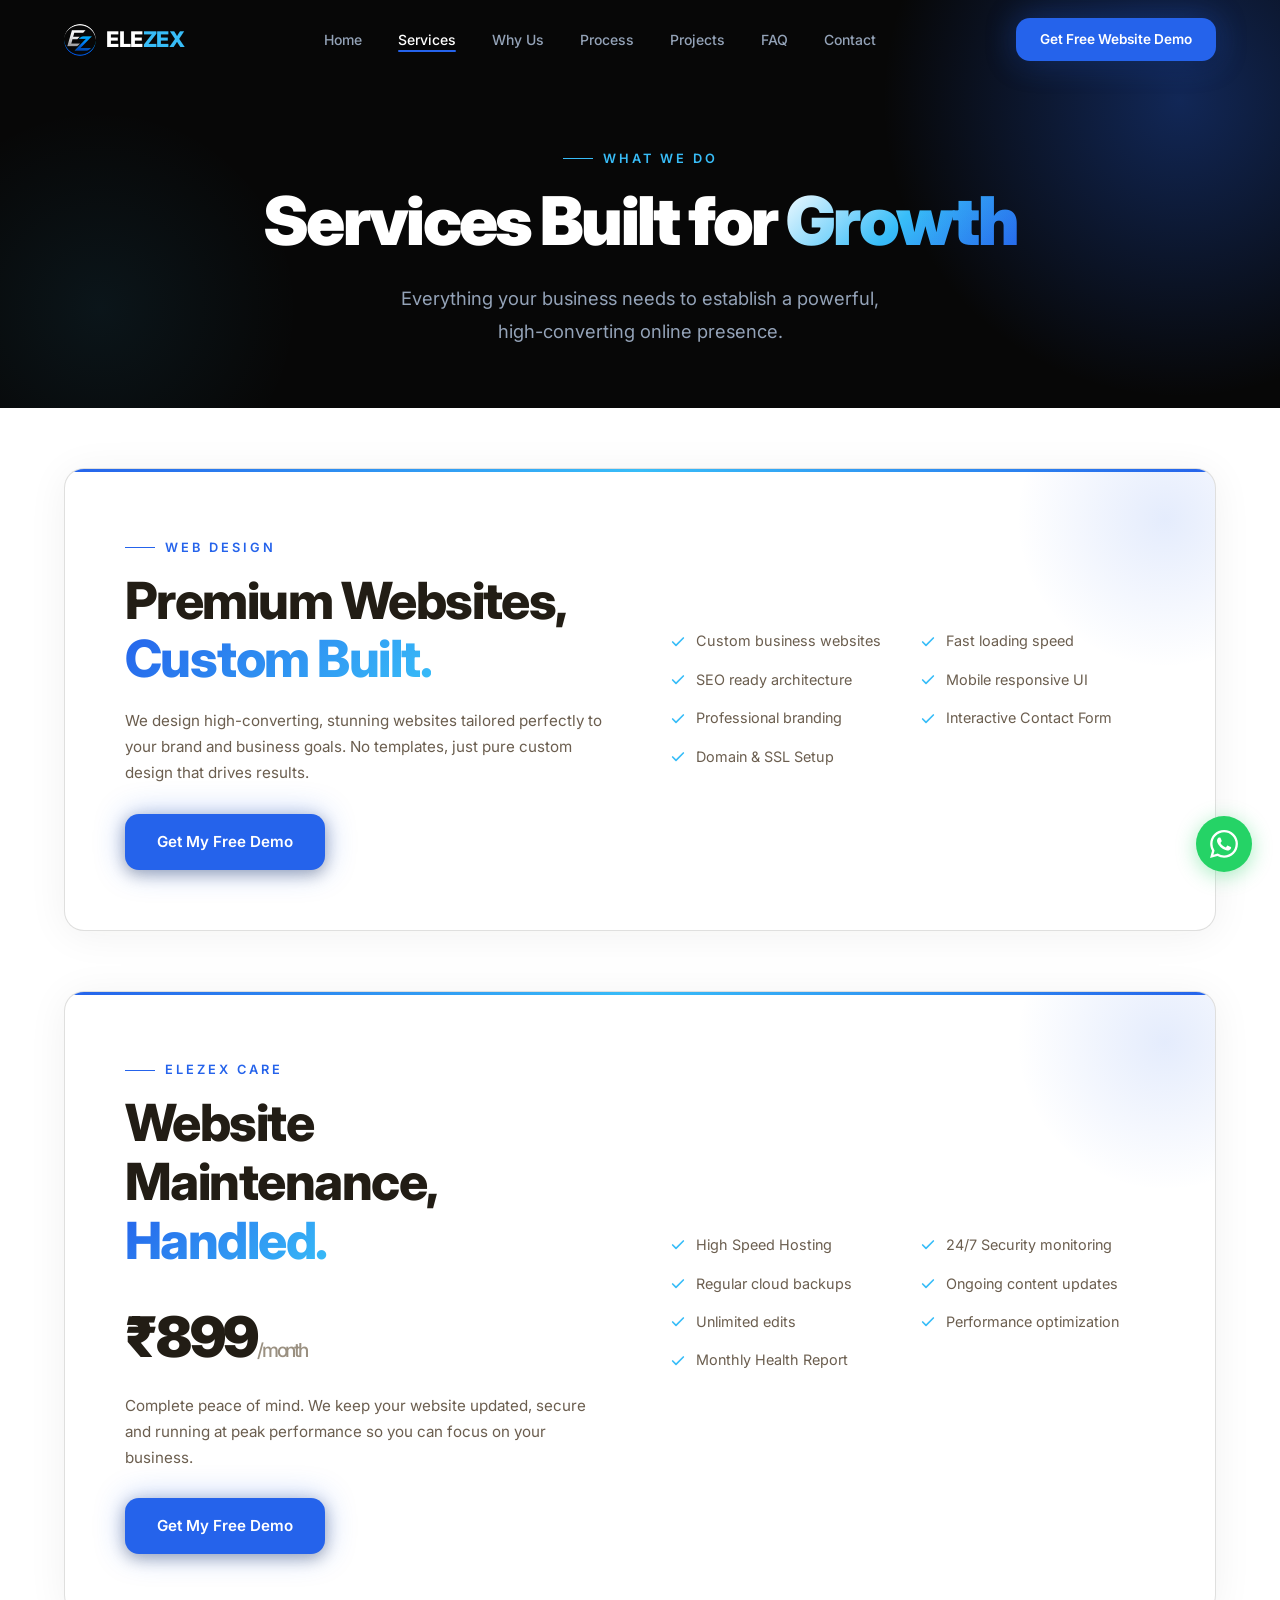
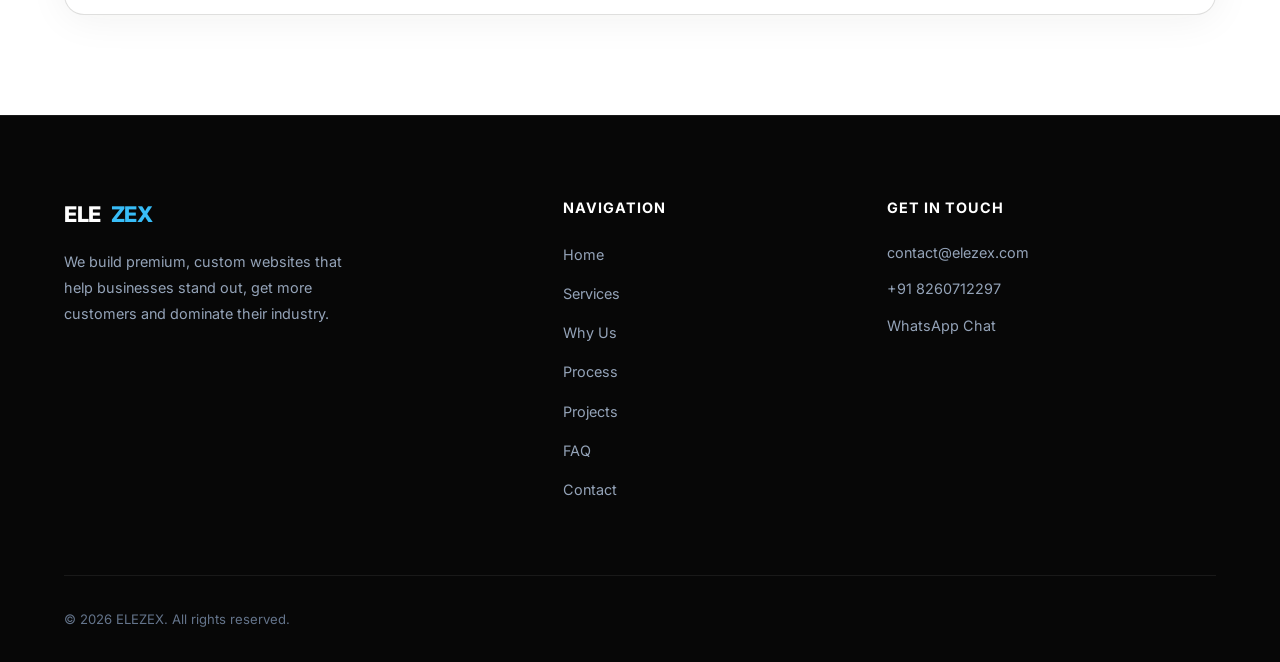
<file: services.html>
<!DOCTYPE html>
<html lang="en">
<head>
  <meta charset="UTF-8">
  <meta name="viewport" content="width=device-width, initial-scale=1.0">
  <title>Services | ELEZEX Premium Web Development & Maintenance</title>
  <meta name="description" content="Explore ELEZEX services: Custom Website Design, ₹899/month Maintenance Care, Technical SEO, Fast Delivery, and Mobile Responsive Web Development.">
  <link rel="preconnect" href="https://fonts.googleapis.com">
  <link rel="preconnect" href="https://fonts.gstatic.com" crossorigin>
  <link href="https://fonts.googleapis.com/css2?family=Inter:ital,opsz,wght@0,14..32,300..900;1,14..32,300..900&display=swap" rel="stylesheet">
  <link rel="stylesheet" href="styles.css">
  <!-- Favicon optimized for Google Search & all devices -->
  <link rel="icon" href="favicon.svg" type="image/svg+xml">
  <link rel="icon" href="favicon.png" type="image/png">
  <link rel="apple-touch-icon" href="favicon.png">
</head>
<body>

  <!-- ═══════════ NAVBAR ═══════════ -->
  <nav class="navbar" id="navbar">
    <div class="container">
      <a href="/" class="nav-logo">
        <img src="favicon.svg" alt="ELEZEX Logo" class="nav-logo-icon">
        <span>ELE<span class="accent">ZEX</span></span>
      </a>
      <ul class="nav-links">
        <li><a href="/">Home</a></li>
        <li><a href="/services" class="active">Services</a></li>
        <li><a href="/why-us">Why Us</a></li>
        <li><a href="/process">Process</a></li>
        <li><a href="/projects">Projects</a></li>
        <li><a href="/faq">FAQ</a></li>
        <li><a href="/contact">Contact</a></li>
      </ul>
      <div class="nav-cta">
        <a href="javascript:void(0)" class="btn btn-primary btn-sm btn-trigger-modal">Get Free Website Demo</a>
      </div>
      <button class="mobile-toggle" aria-label="Open menu">
        <span></span><span></span><span></span>
      </button>
    </div>
  </nav>

  <!-- Mobile Menu -->
  <div class="mobile-menu" id="mobile-menu">
    <button class="mobile-close" aria-label="Close menu">✕</button>
    <a href="/">Home</a>
    <a href="/services">Services</a>
    <a href="/why-us">Why Us</a>
    <a href="/process">Process</a>
    <a href="/projects">Projects</a>
    <a href="/faq">FAQ</a>
    <a href="/contact">Contact</a>
    <a href="javascript:void(0)" class="btn btn-primary btn-trigger-modal" style="margin-top:16px;">Get Free Website Demo</a>
  </div>

  <!-- ═══════════ PAGE HEADER ═══════════ -->
  <section class="hero" style="min-height: 45vh; padding-top: 140px; padding-bottom: 60px;">
    <div class="container" style="display: block; text-align: center;">
      <span class="section-label">What We Do</span>
      <h1 class="hero-title">Services Built for <span class="gradient-text">Growth</span></h1>
      <p class="hero-description" style="margin: 0 auto;">Everything your business needs to establish a powerful, high-converting online presence.</p>
    </div>
  </section>

  <!-- ═══════════ SERVICES SECTION ═══════════ -->
  <section class="services section-light" id="services" style="padding: 60px 0 100px;">
    <div class="container">
      <!-- Website Design -->
      <div class="maintenance-card glass-card reveal-scale">
        <div class="maintenance-inner">
          <div class="maintenance-content">
            <span class="section-label">WEB DESIGN</span>
            <h2 class="section-title">Premium Websites,<br><span class="gradient-text">Custom Built.</span></h2>
            <p class="maintenance-desc">We design high-converting, stunning websites tailored perfectly to your brand and business goals. No templates, just pure custom design that drives results.</p>
            <a href="javascript:void(0)" class="btn btn-primary btn-trigger-modal">Get My Free Demo</a>
          </div>
          <div class="maintenance-features-wrapper">
            <ul class="maintenance-features">
              <li><svg viewBox="0 0 24 24" fill="none" stroke="currentColor" stroke-width="2.5" stroke-linecap="round" stroke-linejoin="round"><polyline points="20 6 9 17 4 12"/></svg> Custom business websites</li>
              <li><svg viewBox="0 0 24 24" fill="none" stroke="currentColor" stroke-width="2.5" stroke-linecap="round" stroke-linejoin="round"><polyline points="20 6 9 17 4 12"/></svg> Fast loading speed</li>
              <li><svg viewBox="0 0 24 24" fill="none" stroke="currentColor" stroke-width="2.5" stroke-linecap="round" stroke-linejoin="round"><polyline points="20 6 9 17 4 12"/></svg> SEO ready architecture</li>
              <li><svg viewBox="0 0 24 24" fill="none" stroke="currentColor" stroke-width="2.5" stroke-linecap="round" stroke-linejoin="round"><polyline points="20 6 9 17 4 12"/></svg> Mobile responsive UI</li>
              <li><svg viewBox="0 0 24 24" fill="none" stroke="currentColor" stroke-width="2.5" stroke-linecap="round" stroke-linejoin="round"><polyline points="20 6 9 17 4 12"/></svg> Professional branding</li>
              <li><svg viewBox="0 0 24 24" fill="none" stroke="currentColor" stroke-width="2.5" stroke-linecap="round" stroke-linejoin="round"><polyline points="20 6 9 17 4 12"/></svg> Interactive Contact Form</li>
              <li><svg viewBox="0 0 24 24" fill="none" stroke="currentColor" stroke-width="2.5" stroke-linecap="round" stroke-linejoin="round"><polyline points="20 6 9 17 4 12"/></svg> Domain & SSL Setup</li>
            </ul>
          </div>
        </div>
      </div>

      <!-- Website Maintenance -->
      <div class="maintenance-card glass-card reveal-scale" style="margin-top: 60px;">
        <div class="maintenance-inner">
          <div class="maintenance-content">
            <span class="section-label">ELEZEX CARE</span>
            <h2 class="section-title">Website Maintenance,<br><span class="gradient-text">Handled.</span></h2>
            <div class="maintenance-price">₹899<span class="mo">/month</span></div>
            <p class="maintenance-desc">Complete peace of mind. We keep your website updated, secure and running at peak performance so you can focus on your business.</p>
            <a href="javascript:void(0)" class="btn btn-primary btn-trigger-modal">Get My Free Demo</a>
          </div>
          <div class="maintenance-features-wrapper">
            <ul class="maintenance-features">
              <li><svg viewBox="0 0 24 24" fill="none" stroke="currentColor" stroke-width="2.5" stroke-linecap="round" stroke-linejoin="round"><polyline points="20 6 9 17 4 12"/></svg> High Speed Hosting</li>
              <li><svg viewBox="0 0 24 24" fill="none" stroke="currentColor" stroke-width="2.5" stroke-linecap="round" stroke-linejoin="round"><polyline points="20 6 9 17 4 12"/></svg> 24/7 Security monitoring</li>
              <li><svg viewBox="0 0 24 24" fill="none" stroke="currentColor" stroke-width="2.5" stroke-linecap="round" stroke-linejoin="round"><polyline points="20 6 9 17 4 12"/></svg> Regular cloud backups</li>
              <li><svg viewBox="0 0 24 24" fill="none" stroke="currentColor" stroke-width="2.5" stroke-linecap="round" stroke-linejoin="round"><polyline points="20 6 9 17 4 12"/></svg> Ongoing content updates</li>
              <li><svg viewBox="0 0 24 24" fill="none" stroke="currentColor" stroke-width="2.5" stroke-linecap="round" stroke-linejoin="round"><polyline points="20 6 9 17 4 12"/></svg> Unlimited edits</li>
              <li><svg viewBox="0 0 24 24" fill="none" stroke="currentColor" stroke-width="2.5" stroke-linecap="round" stroke-linejoin="round"><polyline points="20 6 9 17 4 12"/></svg> Performance optimization</li>
              <li><svg viewBox="0 0 24 24" fill="none" stroke="currentColor" stroke-width="2.5" stroke-linecap="round" stroke-linejoin="round"><polyline points="20 6 9 17 4 12"/></svg> Monthly Health Report</li>
            </ul>
          </div>
        </div>
      </div>
    </div>
  </section>

  <!-- ═══════════ FOOTER ═══════════ -->
  <footer class="footer">
    <div class="container">
      <div class="footer-grid">
        <div class="footer-brand">
          <a href="/" class="nav-logo">ELE<span class="accent">ZEX</span></a>
          <p>We build premium, custom websites that help businesses stand out, get more customers and dominate their industry.</p>
        </div>
        <div class="footer-column">
          <h4>Navigation</h4>
          <ul>
            <li><a href="/">Home</a></li>
            <li><a href="/services">Services</a></li>
            <li><a href="/why-us">Why Us</a></li>
            <li><a href="/process">Process</a></li>
            <li><a href="/projects">Projects</a></li>
            <li><a href="/faq">FAQ</a></li>
            <li><a href="/contact">Contact</a></li>
          </ul>
        </div>
        <div class="footer-column">
          <h4>Get in Touch</h4>
          <ul class="footer-contact">
            <li><a href="mailto:contact@elezex.com">contact@elezex.com</a></li>
            <li><a href="tel:+918260712297">+91 8260712297</a></li>
            <li><a href="https://wa.me/918260712297" target="_blank" rel="noopener">WhatsApp Chat</a></li>
          </ul>
        </div>
      </div>
      <div class="footer-bottom">
        <p>© 2026 ELEZEX. All rights reserved.</p>
      </div>
    </div>
  </footer>

  <!-- WhatsApp FAB -->
  <a href="https://wa.me/918260712297" target="_blank" rel="noopener" class="whatsapp-fab" aria-label="Chat on WhatsApp">
    <svg viewBox="0 0 24 24" xmlns="http://www.w3.org/2000/svg"><path d="M17.472 14.382c-.297-.149-1.758-.867-2.03-.967-.273-.099-.471-.148-.67.15-.197.297-.767.966-.94 1.164-.173.199-.347.223-.644.075-.297-.15-1.255-.463-2.39-1.475-.883-.788-1.48-1.761-1.653-2.059-.173-.297-.018-.458.13-.606.134-.133.298-.347.446-.52.149-.174.198-.298.298-.497.099-.198.05-.371-.025-.52-.075-.149-.669-1.612-.916-2.207-.242-.579-.487-.5-.669-.51-.173-.008-.371-.01-.57-.01-.198 0-.52.074-.792.372-.272.297-1.04 1.016-1.04 2.479 0 1.462 1.065 2.875 1.213 3.074.149.198 2.096 3.2 5.077 4.487.709.306 1.262.489 1.694.625.712.227 1.36.195 1.871.118.571-.085 1.758-.719 2.006-1.413.248-.694.248-1.289.173-1.413-.074-.124-.272-.198-.57-.347m-5.421 7.403h-.004a9.87 9.87 0 01-5.031-1.378l-.361-.214-3.741.982.998-3.648-.235-.374a9.86 9.86 0 01-1.51-5.26c.001-5.45 4.436-9.884 9.888-9.884 2.64 0 5.122 1.03 6.988 2.898a9.825 9.825 0 012.893 6.994c-.003 5.45-4.437 9.884-9.885 9.884m8.413-18.297A11.815 11.815 0 0012.05 0C5.495 0 .16 5.335.157 11.892c0 2.096.547 4.142 1.588 5.945L.057 24l6.305-1.654a11.882 11.882 0 005.683 1.448h.005c6.554 0 11.89-5.335 11.893-11.893a11.821 11.821 0 00-3.48-8.413z"/></svg>
  </a>

  <!-- CONTACT MODAL -->
  <div class="modal-overlay" id="contact-modal">
    <div class="modal-card glass-card">
      <button class="modal-close" id="modal-close-btn">&times;</button>
      <div class="modal-header">
        <h3>Get Your Free Demo</h3>
        <p>Fill out the form below and we'll reach out within 24 hours with your custom demo details.</p>
      </div>
      <form class="modal-form" id="demo-contact-form">
        <div class="form-group">
          <label for="form-name">Full Name</label>
          <input type="text" id="form-name" placeholder="John Doe" required>
        </div>
        <div class="form-group">
          <label for="form-email">Email Address</label>
          <input type="email" id="form-email" placeholder="john@example.com" required>
        </div>
        <div class="form-group">
          <label for="form-phone">Phone Number / WhatsApp</label>
          <input type="tel" id="form-phone" placeholder="xxxxxxxxxx" required>
        </div>
        <div class="form-group">
          <label for="form-details">Project Details (Optional)</label>
          <textarea id="form-details" rows="3" placeholder="Tell us about your business or website requirements..."></textarea>
        </div>
        <button type="submit" class="btn btn-primary submit-btn">Submit Request</button>
      </form>
      <div class="modal-success" id="modal-success-screen" style="display: none;">
        <div class="success-icon"><svg viewBox="0 0 24 24" fill="none" stroke="currentColor" stroke-width="3"><polyline points="20 6 9 17 4 12"/></svg></div>
        <h3>Request Submitted!</h3>
        <p>Thank you for reaching out. We will connect with you via email or WhatsApp within 24 hours.</p>
        <button class="btn btn-secondary close-success-btn" id="close-success-btn">Close Window</button>
      </div>
    </div>
  </div>

  <script src="script.js"></script>
</body>
</html>
</file>
<file: styles.css>
/* ===== DESIGN SYSTEM ===== */
:root {
  --bg-primary: #070707;
  --bg-secondary: #0F172A;
  --accent: #2563EB;
  --accent-light: #38BDF8;
  --accent-glow: rgba(37, 99, 235, 0.35);
  --accent-glow-soft: rgba(37, 99, 235, 0.12);
  --text: #FFFFFF;
  --text-secondary: #94A3B8;
  --text-dim: #64748B;
  --glass-bg: rgba(255, 255, 255, 0.03);
  --glass-bg-hover: rgba(255, 255, 255, 0.06);
  --glass-border: rgba(255, 255, 255, 0.07);
  --glass-border-hover: rgba(255, 255, 255, 0.12);
  --radius-sm: 8px;
  --radius-md: 14px;
  --radius-lg: 20px;
  --radius-xl: 28px;
  --transition: 0.35s cubic-bezier(0.4, 0, 0.2, 1);
  --transition-slow: 0.6s cubic-bezier(0.4, 0, 0.2, 1);
  --max-width: 1200px;
  --section-pad: clamp(60px, 8vw, 100px);
}

/* ===== RESET & BASE ===== */
*, *::before, *::after { margin: 0; padding: 0; box-sizing: border-box; }

html {
  scroll-behavior: smooth;
  -webkit-font-smoothing: antialiased;
  -moz-osx-font-smoothing: grayscale;
  overflow-x: hidden;
}

body {
  font-family: 'Inter', -apple-system, BlinkMacSystemFont, sans-serif;
  background: var(--bg-primary);
  color: var(--text);
  line-height: 1.7;
  overflow-x: hidden;
}

a { text-decoration: none; color: inherit; }
ul { list-style: none; }
img { max-width: 100%; display: block; }
button { font-family: inherit; cursor: pointer; border: none; }

.container {
  max-width: var(--max-width);
  margin: 0 auto;
  padding: 0 24px;
}

/* ===== TYPOGRAPHY ===== */
.section-label {
  font-size: 0.8rem;
  font-weight: 600;
  letter-spacing: 3px;
  text-transform: uppercase;
  color: var(--accent-light);
  margin-bottom: 16px;
  display: inline-flex;
  align-items: center;
  gap: 10px;
}
.section-label::before {
  content: '';
  width: 30px;
  height: 1px;
  background: var(--accent-light);
}
.section-title {
  font-size: clamp(2rem, 4.5vw, 3.2rem);
  font-weight: 800;
  line-height: 1.15;
  letter-spacing: -0.03em;
  margin-bottom: 20px;
}
.section-subtitle {
  font-size: 1.1rem;
  color: var(--text-secondary);
  max-width: 560px;
  line-height: 1.8;
}
.gradient-text {
  background: linear-gradient(135deg, var(--text) 0%, var(--accent-light) 50%, var(--accent) 100%);
  -webkit-background-clip: text;
  -webkit-text-fill-color: transparent;
  background-clip: text;
}

/* ===== BUTTONS ===== */
.btn {
  display: inline-flex;
  align-items: center;
  gap: 10px;
  padding: 15px 32px;
  border-radius: var(--radius-md);
  font-size: 0.95rem;
  font-weight: 600;
  transition: var(--transition);
  position: relative;
  overflow: hidden;
}
.btn-primary {
  background: var(--accent);
  color: var(--text);
  box-shadow: 0 0 30px var(--accent-glow), 0 4px 15px rgba(0,0,0,0.3);
}
.btn-primary:hover {
  background: #3B82F6;
  box-shadow: 0 0 50px var(--accent-glow), 0 0 80px var(--accent-glow-soft), 0 4px 20px rgba(0,0,0,0.4);
  transform: translateY(-2px);
}
.btn-primary::after {
  content: '';
  position: absolute;
  inset: 0;
  background: linear-gradient(135deg, rgba(255,255,255,0.15), transparent);
  opacity: 0;
  transition: var(--transition);
}
.btn-primary:hover::after { opacity: 1; }

.btn-secondary {
  background: var(--glass-bg);
  color: var(--text);
  border: 1px solid var(--glass-border);
  backdrop-filter: blur(10px);
}
.btn-secondary:hover {
  background: var(--glass-bg-hover);
  border-color: var(--glass-border-hover);
  transform: translateY(-2px);
}

.btn-sm {
  padding: 11px 24px;
  font-size: 0.875rem;
}

/* ===== GLASS CARD ===== */
.glass-card {
  background: var(--glass-bg);
  border: 1px solid var(--glass-border);
  border-radius: var(--radius-lg);
  backdrop-filter: blur(20px);
  -webkit-backdrop-filter: blur(20px);
  transition: var(--transition);
}
.glass-card:hover {
  background: var(--glass-bg-hover);
  border-color: var(--glass-border-hover);
  transform: translateY(-4px);
}

/* ===== ANIMATIONS ===== */
.reveal {
  opacity: 0;
  transform: translateY(40px);
  transition: opacity 0.8s cubic-bezier(0.4, 0, 0.2, 1), transform 0.8s cubic-bezier(0.4, 0, 0.2, 1);
}
.reveal.visible {
  opacity: 1;
  transform: translateY(0);
}
.reveal-left {
  opacity: 0;
  transform: translateX(-40px);
  transition: opacity 0.8s cubic-bezier(0.4, 0, 0.2, 1), transform 0.8s cubic-bezier(0.4, 0, 0.2, 1);
}
.reveal-left.visible {
  opacity: 1;
  transform: translateX(0);
}
.reveal-right {
  opacity: 0;
  transform: translateX(40px);
  transition: opacity 0.8s cubic-bezier(0.4, 0, 0.2, 1), transform 0.8s cubic-bezier(0.4, 0, 0.2, 1);
}
.reveal-right.visible {
  opacity: 1;
  transform: translateX(0);
}
.reveal-scale {
  opacity: 0;
  transform: scale(0.92);
  transition: opacity 0.8s cubic-bezier(0.4, 0, 0.2, 1), transform 0.8s cubic-bezier(0.4, 0, 0.2, 1);
}
.reveal-scale.visible {
  opacity: 1;
  transform: scale(1);
}
.stagger-1 { transition-delay: 0.1s; }
.stagger-2 { transition-delay: 0.2s; }
.stagger-3 { transition-delay: 0.3s; }
.stagger-4 { transition-delay: 0.4s; }

@keyframes float {
  0%, 100% { transform: translateY(0px); }
  50% { transform: translateY(-14px); }
}
@keyframes pulse-glow {
  0%, 100% { opacity: 0.5; transform: scale(1); }
  50% { opacity: 0.8; transform: scale(1.05); }
}
@keyframes shimmer {
  0% { transform: translateX(-100%); }
  100% { transform: translateX(100%); }
}

/* ===== NAVBAR ===== */
.navbar {
  position: fixed;
  top: 0;
  left: 0;
  right: 0;
  z-index: 1000;
  padding: 18px 0;
  transition: var(--transition);
}
.navbar.scrolled {
  padding: 12px 0;
  background: rgba(7, 7, 7, 0.8);
  backdrop-filter: blur(24px);
  -webkit-backdrop-filter: blur(24px);
  border-bottom: 1px solid var(--glass-border);
}
.navbar .container {
  display: flex;
  align-items: center;
  justify-content: space-between;
}
.nav-logo {
  font-size: 1.35rem;
  font-weight: 800;
  letter-spacing: -0.02em;
  display: flex;
  align-items: center;
  gap: 10px;
}
.nav-logo-icon {
  width: 32px;
  height: 32px;
  object-fit: contain;
  border-radius: 50%;
  display: inline-block;
}
.nav-logo .accent { color: var(--accent-light); }
.nav-links {
  display: flex;
  align-items: center;
  gap: 36px;
}
.nav-links a {
  font-size: 0.875rem;
  font-weight: 500;
  color: var(--text-secondary);
  transition: var(--transition);
  position: relative;
}
.nav-links a::after {
  content: '';
  position: absolute;
  bottom: -4px;
  left: 0;
  width: 0;
  height: 2px;
  background: var(--accent);
  border-radius: 2px;
  transition: var(--transition);
}
.nav-links a:hover,
.nav-links a.active {
  color: var(--text);
}
.nav-links a:hover::after,
.nav-links a.active::after {
  width: 100%;
}
.nav-cta .btn { padding: 10px 24px; font-size: 0.85rem; }
.mobile-toggle {
  display: none;
  flex-direction: column;
  gap: 5px;
  background: none;
  padding: 4px;
}
.mobile-toggle span {
  width: 22px;
  height: 2px;
  background: var(--text);
  border-radius: 2px;
  transition: var(--transition);
}
.mobile-menu {
  display: none;
  position: fixed;
  top: 0;
  left: 0;
  right: 0;
  bottom: 0;
  background: rgba(7, 7, 7, 0.95);
  backdrop-filter: blur(30px);
  z-index: 999;
  flex-direction: column;
  align-items: center;
  justify-content: center;
  gap: 32px;
}
.mobile-menu.open { display: flex; }
.mobile-menu a {
  font-size: 1.5rem;
  font-weight: 600;
  color: var(--text-secondary);
  transition: var(--transition);
}
.mobile-menu a:hover { color: var(--text); }
.mobile-close {
  position: absolute;
  top: 24px;
  right: 24px;
  background: none;
  color: var(--text);
  font-size: 1.5rem;
  width: 44px;
  height: 44px;
  display: flex;
  align-items: center;
  justify-content: center;
  border-radius: 50%;
  border: 1px solid var(--glass-border);
}

/* ===== HERO ===== */
.hero {
  min-height: 100vh;
  display: flex;
  align-items: center;
  padding-top: 100px;
  position: relative;
  overflow: hidden;
}
.hero::before {
  content: '';
  position: absolute;
  top: -200px;
  right: -200px;
  width: 600px;
  height: 600px;
  background: radial-gradient(circle, var(--accent-glow) 0%, transparent 70%);
  pointer-events: none;
  animation: pulse-glow 6s ease-in-out infinite;
}
.hero::after {
  content: '';
  position: absolute;
  bottom: -100px;
  left: -100px;
  width: 400px;
  height: 400px;
  background: radial-gradient(circle, rgba(56, 189, 248, 0.08) 0%, transparent 70%);
  pointer-events: none;
}
.hero .container {
  display: grid;
  grid-template-columns: 1fr 1fr;
  gap: 60px;
  align-items: center;
}
.hero-content { position: relative; z-index: 2; }
.hero-badge {
  display: inline-flex;
  align-items: center;
  gap: 8px;
  padding: 8px 18px;
  background: var(--glass-bg);
  border: 1px solid var(--glass-border);
  border-radius: 100px;
  font-size: 0.8rem;
  font-weight: 500;
  color: var(--accent-light);
  margin-bottom: 28px;
  backdrop-filter: blur(10px);
}
.hero-badge .dot {
  width: 6px;
  height: 6px;
  background: #22C55E;
  border-radius: 50%;
  animation: pulse-glow 2s ease-in-out infinite;
}
.hero-title {
  font-size: clamp(2.8rem, 5.5vw, 4.2rem);
  font-weight: 900;
  line-height: 1.08;
  letter-spacing: -0.04em;
  margin-bottom: 24px;
}
.hero-title .highlight {
  background: linear-gradient(135deg, var(--accent-light), var(--accent));
  -webkit-background-clip: text;
  -webkit-text-fill-color: transparent;
  background-clip: text;
}
.hero-description {
  font-size: 1.15rem;
  color: var(--text-secondary);
  margin-bottom: 16px;
  max-width: 480px;
  line-height: 1.8;
}
.hero-bullets {
  display: flex;
  gap: 20px;
  margin-bottom: 36px;
  font-size: 0.95rem;
  color: var(--text-dim);
  font-weight: 500;
}
.hero-bullets span {
  display: flex;
  align-items: center;
  gap: 6px;
}
.hero-bullets .slash { color: var(--accent); }
.hero-actions {
  display: flex;
  gap: 16px;
  flex-wrap: wrap;
}

/* Hero Mockup */
.hero-visual {
  position: relative;
  display: flex;
  justify-content: center;
  align-items: center;
}
.mockup-wrapper {
  position: relative;
  animation: float 6s ease-in-out infinite;
}
.mockup-glow {
  position: absolute;
  inset: -40px;
  background: radial-gradient(ellipse, var(--accent-glow) 0%, transparent 70%);
  border-radius: 50%;
  z-index: 0;
  animation: pulse-glow 4s ease-in-out infinite;
}
.mockup-browser {
  position: relative;
  z-index: 1;
  width: 480px;
  background: #0c0c14;
  border-radius: 16px;
  overflow: hidden;
  border: 1px solid rgba(255,255,255,0.08);
  box-shadow: 0 25px 60px rgba(0,0,0,0.5), 0 0 40px var(--accent-glow-soft);
}
.mockup-toolbar {
  display: flex;
  align-items: center;
  padding: 14px 18px;
  background: rgba(255,255,255,0.03);
  border-bottom: 1px solid rgba(255,255,255,0.06);
  gap: 12px;
}
.mockup-dots {
  display: flex;
  gap: 7px;
}
.mockup-dots span {
  width: 11px;
  height: 11px;
  border-radius: 50%;
}
.mockup-dots span:nth-child(1) { background: #EF4444; }
.mockup-dots span:nth-child(2) { background: #F59E0B; }
.mockup-dots span:nth-child(3) { background: #22C55E; }
.mockup-url {
  flex: 1;
  text-align: center;
  font-size: 0.72rem;
  color: var(--text-dim);
  background: rgba(255,255,255,0.04);
  padding: 6px 16px;
  border-radius: 8px;
}
.mockup-screen {
  padding: 28px;
  min-height: 300px;
  position: relative;
  overflow: hidden;
}
.mockup-screen::before {
  content: '';
  position: absolute;
  top: 0;
  left: 0;
  right: 0;
  height: 4px;
  background: linear-gradient(90deg, var(--accent), var(--accent-light), var(--accent));
}
.mockup-nav-sim {
  display: flex;
  justify-content: space-between;
  align-items: center;
  margin-bottom: 28px;
}
.mockup-logo-sim {
  width: 80px;
  height: 10px;
  background: linear-gradient(90deg, var(--accent-light), var(--accent));
  border-radius: 4px;
}
.mockup-menu-sim {
  display: flex;
  gap: 12px;
}
.mockup-menu-sim span {
  width: 32px;
  height: 5px;
  background: rgba(255,255,255,0.12);
  border-radius: 3px;
}
.mockup-hero-sim {
  margin-bottom: 24px;
}
.mockup-h1-sim {
  height: 18px;
  width: 85%;
  background: linear-gradient(90deg, rgba(255,255,255,0.25), rgba(255,255,255,0.08));
  border-radius: 4px;
  margin-bottom: 10px;
}
.mockup-h1-sim-2 {
  height: 18px;
  width: 60%;
  background: linear-gradient(90deg, rgba(255,255,255,0.18), rgba(255,255,255,0.06));
  border-radius: 4px;
  margin-bottom: 14px;
}
.mockup-p-sim {
  height: 7px;
  width: 90%;
  background: rgba(255,255,255,0.06);
  border-radius: 3px;
  margin-bottom: 6px;
}
.mockup-btn-sim {
  display: inline-block;
  width: 90px;
  height: 28px;
  background: linear-gradient(135deg, var(--accent), var(--accent-light));
  border-radius: 6px;
  margin-top: 10px;
}
.mockup-cards-sim {
  display: grid;
  grid-template-columns: repeat(3, 1fr);
  gap: 12px;
}
.mockup-card-sim {
  height: 60px;
  background: rgba(255,255,255,0.03);
  border: 1px solid rgba(255,255,255,0.06);
  border-radius: 8px;
  padding: 10px;
}
.mockup-card-dot {
  width: 16px;
  height: 16px;
  border-radius: 4px;
  margin-bottom: 8px;
}
.mockup-card-line {
  height: 5px;
  width: 70%;
  background: rgba(255,255,255,0.08);
  border-radius: 3px;
}

/* Floating phone mockup */
.mockup-phone {
  position: absolute;
  bottom: -20px;
  left: -50px;
  width: 140px;
  background: #0c0c14;
  border-radius: 20px;
  overflow: hidden;
  border: 1px solid rgba(255,255,255,0.08);
  box-shadow: 0 15px 40px rgba(0,0,0,0.5);
  z-index: 2;
  animation: float 7s ease-in-out infinite reverse;
}
.mockup-phone-notch {
  width: 50px;
  height: 6px;
  background: #0c0c14;
  border-radius: 0 0 8px 8px;
  margin: 0 auto;
  position: relative;
  z-index: 1;
}
.mockup-phone-screen {
  padding: 16px 12px;
  min-height: 200px;
}
.mockup-phone-header {
  height: 10px;
  width: 60%;
  background: linear-gradient(90deg, var(--accent), var(--accent-light));
  border-radius: 3px;
  margin-bottom: 12px;
}
.mockup-phone-line {
  height: 4px;
  background: rgba(255,255,255,0.06);
  border-radius: 2px;
  margin-bottom: 5px;
}
.mockup-phone-line:nth-child(2) { width: 90%; }
.mockup-phone-line:nth-child(3) { width: 75%; }
.mockup-phone-line:nth-child(4) { width: 85%; }
.mockup-phone-btn {
  width: 60px;
  height: 18px;
  background: var(--accent);
  border-radius: 4px;
  margin-top: 10px;
}
.mockup-phone-cards {
  display: flex;
  flex-direction: column;
  gap: 6px;
  margin-top: 12px;
}
.mockup-phone-card {
  height: 30px;
  background: rgba(255,255,255,0.03);
  border: 1px solid rgba(255,255,255,0.06);
  border-radius: 6px;
}

/* ===== STATS ===== */
.stats {
  padding: 60px 0;
  position: relative;
}
.stats-grid {
  display: grid;
  grid-template-columns: repeat(3, 1fr);
  gap: 24px;
}
.stat-card {
  text-align: center;
  padding: 40px 24px;
  display: flex;
  flex-direction: column;
  align-items: center;
  justify-content: center;
}
.stat-icon {
  width: 58px;
  height: 58px;
  border-radius: var(--radius-md);
  background: linear-gradient(135deg, rgba(37, 99, 235, 0.15), rgba(56, 189, 248, 0.08));
  display: flex;
  align-items: center;
  justify-content: center;
  color: var(--accent-light);
  margin-bottom: 18px;
  border: 1px solid rgba(255, 255, 255, 0.08);
  box-shadow: 0 4px 15px rgba(0, 0, 0, 0.2);
  transition: var(--transition);
}
.stat-card:hover .stat-icon {
  transform: scale(1.1);
  color: #fff;
  border-color: rgba(37, 99, 235, 0.4);
  background: linear-gradient(135deg, var(--accent), rgba(56, 189, 248, 0.2));
  box-shadow: 0 0 25px var(--accent-glow);
}
.stat-icon svg {
  width: 26px;
  height: 26px;
}
.stat-number {
  font-size: 2.5rem;
  font-weight: 800;
  letter-spacing: -0.03em;
  margin-bottom: 6px;
  background: linear-gradient(135deg, var(--text), var(--accent-light));
  -webkit-background-clip: text;
  -webkit-text-fill-color: transparent;
  background-clip: text;
}
.stat-label {
  font-size: 0.85rem;
  color: var(--text-secondary);
  font-weight: 500;
}

/* ===== TRUST ===== */
.trust {
  padding: var(--section-pad) 0 60px;
}
.trust-header {
  text-align: center;
  margin-bottom: 60px;
}
.trust-logos {
  display: flex;
  align-items: center;
  justify-content: center;
  gap: 48px;
  flex-wrap: wrap;
  margin-bottom: 60px;
  opacity: 0.5;
}
.trust-logo {
  font-size: 1.1rem;
  font-weight: 700;
  letter-spacing: 0.04em;
  color: var(--text-secondary);
  transition: var(--transition);
}
.trust-logo:hover { color: var(--text); opacity: 1; }

.reviews-grid {
  display: grid;
  grid-template-columns: repeat(3, 1fr);
  gap: 24px;
}
.review-card {
  padding: 32px;
}
.review-stars {
  display: flex;
  gap: 3px;
  margin-bottom: 16px;
}
.review-stars svg { width: 16px; height: 16px; fill: #FBBF24; }
.review-text {
  font-size: 0.95rem;
  color: var(--text-secondary);
  line-height: 1.8;
  margin-bottom: 20px;
  font-style: italic;
}
.review-author {
  display: flex;
  align-items: center;
  gap: 12px;
}
.review-avatar {
  width: 40px;
  height: 40px;
  border-radius: 50%;
  display: flex;
  align-items: center;
  justify-content: center;
  font-weight: 700;
  font-size: 0.85rem;
  background: linear-gradient(135deg, var(--accent), var(--accent-light));
  color: var(--text);
}
.review-info h4 {
  font-size: 0.9rem;
  font-weight: 600;
}
.review-info p {
  font-size: 0.78rem;
  color: var(--text-dim);
}
.google-badge {
  display: inline-flex;
  align-items: center;
  gap: 10px;
  margin-top: 40px;
  padding: 14px 28px;
  border-radius: 100px;
  font-size: 0.85rem;
  font-weight: 600;
  color: var(--text-secondary);
}

/* ===== SERVICES ===== */
.services {
  padding: var(--section-pad) 0;
  position: relative;
}
.services-header {
  text-align: center;
  margin-bottom: 60px;
}
.services-header .section-subtitle { margin: 0 auto; }
.services-grid {
  display: grid;
  grid-template-columns: repeat(2, 1fr);
  gap: 28px;
  max-width: 820px;
  margin: 0 auto;
  position: relative;
  z-index: 1;
}
.service-card {
  padding: 48px 36px;
  position: relative;
  overflow: hidden;
  display: flex;
  flex-direction: column;
  align-items: center;
  text-align: center;
}
.service-card.popular {
  border-color: var(--accent);
  box-shadow: 0 10px 40px rgba(37, 99, 235, 0.1);
}
.service-card.popular::before {
  content: '';
  position: absolute;
  top: 0;
  left: 0;
  right: 0;
  height: 3px;
  background: linear-gradient(90deg, var(--accent), var(--accent-light));
}
.service-icon {
  width: 64px;
  height: 64px;
  border-radius: var(--radius-md);
  background: linear-gradient(135deg, var(--accent) 0%, var(--accent-light) 100%);
  display: flex;
  align-items: center;
  justify-content: center;
  margin-bottom: 24px;
  color: #FFFFFF;
  box-shadow: 0 6px 20px rgba(37, 99, 235, 0.2);
  border: 1px solid rgba(255, 255, 255, 0.1);
}
.service-icon svg { width: 28px; height: 28px; }
.service-card h3 {
  font-size: 1.55rem;
  font-weight: 800;
  margin-bottom: 20px;
  letter-spacing: -0.02em;
  text-align: center;
  width: 100%;
}
.service-features {
  margin: 0 auto 32px;
  width: 100%;
  max-width: 290px;
  text-align: left;
}
.service-features li {
  display: flex;
  align-items: center;
  gap: 12px;
  padding: 9px 0;
  font-size: 0.95rem;
  font-weight: 600;
  color: var(--text-secondary);
}
.service-features li svg {
  width: 18px;
  height: 18px;
  color: var(--accent);
  stroke-width: 3.5px;
  flex-shrink: 0;
}
.service-price-highlight {
  display: inline-flex;
  align-items: baseline;
  justify-content: center;
  gap: 4px;
  margin-top: 10px;
  margin-bottom: 24px;
  padding: 8px 20px;
  border-radius: 100px;
  background: linear-gradient(135deg, rgba(37, 99, 235, 0.08) 0%, rgba(56, 189, 248, 0.04) 100%);
  border: 1px solid rgba(37, 99, 235, 0.15);
  box-shadow: 0 4px 15px rgba(37, 99, 235, 0.05);
}
.service-price-highlight .price-value {
  font-size: 2.1rem;
  font-weight: 900;
  color: var(--accent);
  letter-spacing: -0.03em;
}
.service-price-highlight .price-duration {
  font-size: 0.9rem;
  font-weight: 600;
  color: #6B5E4F;
}

/* Background decor blobs for services */
.services-bg-glow {
  position: absolute;
  inset: 0;
  pointer-events: none;
  z-index: 0;
  overflow: hidden;
}
.services-bg-glow .glow-blob {
  position: absolute;
  border-radius: 50%;
  filter: blur(120px);
  opacity: 0.05;
}
.services-bg-glow .glow-blob.b1 {
  width: 450px;
  height: 450px;
  background: #000000;
  top: -100px;
  left: -80px;
}
.services-bg-glow .glow-blob.b2 {
  width: 500px;
  height: 500px;
  background: #000000;
  bottom: -150px;
  right: -80px;
}

/* ===== PRICING ===== */
.pricing {
  padding: var(--section-pad) 0;
  position: relative;
}
.pricing::before {
  content: '';
  position: absolute;
  top: 50%;
  left: 50%;
  transform: translate(-50%, -50%);
  width: 800px;
  height: 400px;
  background: radial-gradient(ellipse, var(--accent-glow-soft) 0%, transparent 70%);
  pointer-events: none;
}
.pricing-header {
  text-align: center;
  margin-bottom: 60px;
}
.pricing-header .section-subtitle { margin: 0 auto; }
.pricing-grid {
  display: grid;
  grid-template-columns: repeat(3, 1fr);
  gap: 28px;
  position: relative;
  z-index: 1;
}
.pricing-card {
  padding: 44px 36px;
  position: relative;
  overflow: hidden;
  display: flex;
  flex-direction: column;
}
.pricing-card.featured {
  border-color: var(--accent);
  box-shadow: 0 0 40px var(--accent-glow-soft);
  transform: scale(1.03);
}
.pricing-card.featured::before {
  content: '';
  position: absolute;
  top: 0;
  left: 0;
  right: 0;
  height: 3px;
  background: linear-gradient(90deg, var(--accent), var(--accent-light));
}
.pricing-card:hover {
  transform: translateY(-4px);
}
.pricing-card.featured:hover {
  transform: scale(1.03) translateY(-4px);
}
.featured-badge {
  position: absolute;
  top: 20px;
  right: 20px;
  padding: 5px 14px;
  background: var(--accent);
  border-radius: 100px;
  font-size: 0.7rem;
  font-weight: 700;
  text-transform: uppercase;
  letter-spacing: 1px;
}
.pricing-card h3 {
  font-size: 1.15rem;
  font-weight: 600;
  color: var(--text-secondary);
  margin-bottom: 12px;
}
.pricing-amount {
  font-size: 3rem;
  font-weight: 900;
  letter-spacing: -0.04em;
  margin-bottom: 8px;
}
.pricing-amount .currency { font-size: 1.4rem; }
.pricing-period {
  font-size: 0.85rem;
  color: var(--text-dim);
  margin-bottom: 32px;
}
.pricing-features {
  margin-bottom: 32px;
  flex: 1;
}
.pricing-features li {
  display: flex;
  align-items: center;
  gap: 10px;
  padding: 9px 0;
  font-size: 0.9rem;
  color: var(--text-secondary);
}
.pricing-features li svg {
  width: 16px;
  height: 16px;
  color: var(--accent-light);
  flex-shrink: 0;
}

/* ===== MAINTENANCE ===== */
.maintenance {
  padding: var(--section-pad) 0;
}
.maintenance-card {
  padding: 60px;
  position: relative;
  overflow: hidden;
  border-color: var(--accent);
  box-shadow: 0 0 60px var(--accent-glow-soft), 0 0 120px rgba(37, 99, 235, 0.05);
}
.maintenance-card::before {
  content: '';
  position: absolute;
  top: 0;
  left: 0;
  right: 0;
  height: 3px;
  background: linear-gradient(90deg, var(--accent), var(--accent-light), var(--accent));
}
.maintenance-card::after {
  content: '';
  position: absolute;
  top: -100px;
  right: -100px;
  width: 300px;
  height: 300px;
  background: radial-gradient(circle, var(--accent-glow-soft) 0%, transparent 70%);
  pointer-events: none;
}
.maintenance-inner {
  display: grid;
  grid-template-columns: 1fr 1fr;
  gap: 60px;
  align-items: center;
  position: relative;
  z-index: 1;
}
.maintenance-content .section-label { margin-bottom: 12px; }
.maintenance-price {
  font-size: 3.5rem;
  font-weight: 900;
  letter-spacing: -0.04em;
  margin: 20px 0 8px;
}
.maintenance-price .mo {
  font-size: 1.2rem;
  font-weight: 500;
  color: var(--text-secondary);
}
.maintenance-desc {
  font-size: 0.95rem;
  color: var(--text-secondary);
  margin-bottom: 28px;
}
.maintenance-features {
  display: grid;
  grid-template-columns: 1fr 1fr;
  gap: 14px;
}
.maintenance-features li {
  display: flex;
  align-items: center;
  gap: 10px;
  font-size: 0.9rem;
  color: var(--text-secondary);
}
.maintenance-features li svg {
  width: 16px;
  height: 16px;
  color: var(--accent-light);
  flex-shrink: 0;
}

/* ===== WHY CHOOSE ===== */
.why-choose {
  padding: var(--section-pad) 0;
}
.why-choose-header {
  text-align: center;
  margin-bottom: 60px;
}
.why-choose-header .section-subtitle { margin: 0 auto; }
.why-grid {
  display: grid;
  grid-template-columns: repeat(3, 1fr);
  gap: 24px;
}
.why-card {
  padding: 36px 28px;
  text-align: center;
  position: relative;
  overflow: hidden;
  z-index: 1;
}
.why-card::before {
  content: '';
  position: absolute;
  inset: 0;
  background-image: var(--bg-img);
  background-size: cover;
  background-position: center;
  opacity: 0.06;
  z-index: 0;
  pointer-events: none;
  transition: var(--transition);
}
.why-card:hover::before {
  opacity: 0.14;
  transform: scale(1.08);
}
.why-card > * {
  position: relative;
  z-index: 1;
}

/* Why card background image mappings */
.card-premium { --bg-img: url('assets/why_premium_web.png'); }
.card-fast { --bg-img: url('assets/why_fast_delivery.png'); }
.card-ui { --bg-img: url('assets/why_modern_ui.png'); }
.card-seo { --bg-img: url('assets/why_seo.png'); }
.card-mobile { --bg-img: url('assets/why_mobile.png'); }
.card-price { --bg-img: url('assets/why_price.png'); }
.card-support { --bg-img: url('assets/why_support.png'); }
.card-maintenance { --bg-img: url('assets/why_maintenance.png'); }
.card-ranking { --bg-img: url('assets/why_ranking.png'); }

.why-icon {
  width: 52px;
  height: 52px;
  border-radius: var(--radius-md);
  background: linear-gradient(135deg, rgba(37, 99, 235, 0.12), rgba(56, 189, 248, 0.06));
  display: flex;
  align-items: center;
  justify-content: center;
  margin: 0 auto 18px;
  color: var(--accent-light);
}
.why-icon svg { width: 22px; height: 22px; }
.why-card h4 {
  font-size: 1rem;
  font-weight: 700;
  margin-bottom: 8px;
}
.why-card p {
  font-size: 0.85rem;
  color: var(--text-dim);
  line-height: 1.7;
}

/* ===== PROCESS ===== */
.process {
  padding: var(--section-pad) 0;
  position: relative;
}
.process-header {
  text-align: center;
  margin-bottom: 70px;
}
.process-header .section-subtitle { margin: 0 auto; }
.process-timeline {
  max-width: 700px;
  margin: 0 auto;
  position: relative;
}
.process-timeline::before {
  content: '';
  position: absolute;
  top: 0;
  left: 36px;
  width: 2px;
  height: 100%;
  background: linear-gradient(180deg, var(--accent), var(--accent-light), rgba(56, 189, 248, 0.1));
}
.process-step {
  display: flex;
  gap: 32px;
  padding-bottom: 48px;
  position: relative;
}
.process-step:last-child { padding-bottom: 0; }
.step-number {
  width: 74px;
  height: 74px;
  border-radius: 50%;
  background: var(--bg-primary);
  border: 2px solid var(--accent);
  display: flex;
  align-items: center;
  justify-content: center;
  font-size: 1.3rem;
  font-weight: 800;
  color: var(--accent-light);
  flex-shrink: 0;
  position: relative;
  z-index: 1;
  box-shadow: 0 0 20px var(--accent-glow-soft);
}
.step-content {
  padding-top: 18px;
}
.step-content h4 {
  font-size: 1.15rem;
  font-weight: 700;
  margin-bottom: 6px;
}
.step-content p {
  font-size: 0.9rem;
  color: var(--text-dim);
  line-height: 1.7;
}

/* ===== PORTFOLIO ===== */
.portfolio {
  padding: var(--section-pad) 0;
}
.portfolio-header {
  text-align: center;
  margin-bottom: 60px;
}
.portfolio-header .section-subtitle { margin: 0 auto; }
.portfolio-grid {
  display: grid;
  grid-template-columns: repeat(3, 1fr);
  gap: 28px;
}
.portfolio-card {
  border-radius: var(--radius-lg);
  overflow: hidden;
  position: relative;
  cursor: pointer;
}
.portfolio-card:hover { transform: translateY(-6px); }
.portfolio-card:hover .portfolio-overlay { opacity: 1; }
.portfolio-mockup {
  position: relative;
  padding: 24px 20px 0;
  min-height: 260px;
  display: flex;
  flex-direction: column;
  justify-content: flex-end;
}
.portfolio-browser {
  background: rgba(0,0,0,0.3);
  border-radius: 10px 10px 0 0;
  overflow: hidden;
  border: 1px solid rgba(255,255,255,0.06);
  border-bottom: none;
}
.portfolio-browser-bar {
  display: flex;
  align-items: center;
  padding: 10px 14px;
  gap: 8px;
  background: rgba(0,0,0,0.3);
}
.portfolio-browser-dots {
  display: flex;
  gap: 5px;
}
.portfolio-browser-dots span {
  width: 8px;
  height: 8px;
  border-radius: 50%;
}
.portfolio-browser-dots span:nth-child(1) { background: #EF4444; }
.portfolio-browser-dots span:nth-child(2) { background: #F59E0B; }
.portfolio-browser-dots span:nth-child(3) { background: #22C55E; }
.portfolio-browser-url {
  flex: 1;
  font-size: 0.65rem;
  color: rgba(255,255,255,0.3);
  text-align: center;
}
.portfolio-browser-content {
  padding: 20px 16px;
  min-height: 160px;
}
.portfolio-browser-content .pb-line {
  height: 8px;
  border-radius: 3px;
  margin-bottom: 8px;
  background: rgba(255,255,255,0.1);
}
.portfolio-browser-content .pb-btn {
  width: 60px;
  height: 20px;
  border-radius: 5px;
  margin-top: 12px;
}

/* Phone mockup inside portfolio */
.portfolio-phone {
  position: absolute;
  bottom: 0;
  right: 16px;
  width: 80px;
  background: rgba(0,0,0,0.5);
  border-radius: 12px 12px 0 0;
  border: 1px solid rgba(255,255,255,0.08);
  border-bottom: none;
  padding: 8px 6px;
  z-index: 2;
}
.portfolio-phone .pp-line {
  height: 3px;
  border-radius: 2px;
  margin-bottom: 4px;
  background: rgba(255,255,255,0.1);
}

/* Portfolio colors */
.portfolio-card:nth-child(1) .portfolio-mockup { background: linear-gradient(135deg, #064E3B, #0D9488); }
.portfolio-card:nth-child(2) .portfolio-mockup { background: linear-gradient(135deg, #78350F, #D97706); }
.portfolio-card:nth-child(3) .portfolio-mockup { background: linear-gradient(135deg, #7F1D1D, #DC2626); }
.portfolio-card:nth-child(4) .portfolio-mockup { background: linear-gradient(135deg, #1E1B4B, #4338CA); }
.portfolio-card:nth-child(5) .portfolio-mockup { background: linear-gradient(135deg, #831843, #EC4899); }
.portfolio-card:nth-child(6) .portfolio-mockup { background: linear-gradient(135deg, #7C2D12, #EA580C); }

.portfolio-overlay {
  position: absolute;
  inset: 0;
  background: rgba(7, 7, 7, 0.7);
  backdrop-filter: blur(4px);
  display: flex;
  align-items: center;
  justify-content: center;
  opacity: 0;
  transition: var(--transition);
}
.portfolio-info {
  padding: 20px 24px;
  background: var(--bg-primary);
}
.portfolio-info h4 {
  font-size: 1rem;
  font-weight: 700;
  margin-bottom: 4px;
}
.portfolio-info p {
  font-size: 0.8rem;
  color: var(--text-dim);
}

/* ===== TESTIMONIALS ===== */
.testimonials {
  padding: var(--section-pad) 0;
  overflow: hidden;
}
.testimonials-header {
  text-align: center;
  margin-bottom: 60px;
}
.testimonials-header .section-subtitle { margin: 0 auto; }
.testimonials-track-wrapper {
  position: relative;
  overflow: hidden;
}
.testimonials-track {
  display: flex;
  gap: 28px;
  transition: transform 0.5s cubic-bezier(0.4, 0, 0.2, 1);
}
.testimonial-card {
  min-width: calc(50% - 14px);
  padding: 44px 36px;
  flex-shrink: 0;
}
.testimonial-quote {
  font-size: 1.6rem;
  color: var(--accent);
  margin-bottom: 12px;
  line-height: 1;
}
.testimonial-text {
  font-size: 1.05rem;
  color: var(--text-secondary);
  line-height: 1.9;
  margin-bottom: 28px;
  font-style: italic;
}
.testimonial-author {
  display: flex;
  align-items: center;
  gap: 14px;
}
.testimonial-avatar {
  width: 48px;
  height: 48px;
  border-radius: 50%;
  display: flex;
  align-items: center;
  justify-content: center;
  font-weight: 700;
  font-size: 1rem;
  color: var(--text);
}
.testimonial-info h4 {
  font-size: 1rem;
  font-weight: 700;
}
.testimonial-info p {
  font-size: 0.82rem;
  color: var(--text-dim);
}
.testimonial-stars {
  display: flex;
  gap: 3px;
  margin-top: 6px;
}
.testimonial-stars svg { width: 14px; height: 14px; fill: #FBBF24; }
.testimonials-dots {
  display: flex;
  justify-content: center;
  gap: 10px;
  margin-top: 40px;
}
.testimonials-dots button {
  width: 10px;
  height: 10px;
  border-radius: 50%;
  background: var(--glass-border);
  transition: var(--transition);
}
.testimonials-dots button.active {
  background: var(--accent);
  box-shadow: 0 0 10px var(--accent-glow);
  width: 28px;
  border-radius: 10px;
}

/* ===== FAQ ===== */
.faq {
  padding: var(--section-pad) 0;
}
.faq-header {
  text-align: center;
  margin-bottom: 60px;
}
.faq-header .section-subtitle { margin: 0 auto; }
.faq-list {
  max-width: 760px;
  margin: 0 auto;
}
.faq-item {
  border-bottom: 1px solid var(--glass-border);
}
.faq-question {
  width: 100%;
  display: flex;
  align-items: center;
  justify-content: space-between;
  padding: 24px 0;
  background: none;
  color: var(--text);
  font-size: 1.05rem;
  font-weight: 600;
  text-align: left;
  transition: var(--transition);
}
.faq-question:hover { color: var(--accent-light); }
.faq-icon {
  width: 32px;
  height: 32px;
  border-radius: 50%;
  border: 1px solid var(--glass-border);
  display: flex;
  align-items: center;
  justify-content: center;
  flex-shrink: 0;
  transition: var(--transition);
  font-size: 1.2rem;
  color: var(--text-secondary);
}
.faq-item.open .faq-icon {
  background: var(--accent);
  border-color: var(--accent);
  color: var(--text);
  transform: rotate(45deg);
}
.faq-answer {
  max-height: 0;
  overflow: hidden;
  transition: max-height 0.4s cubic-bezier(0.4, 0, 0.2, 1);
}
.faq-answer-inner {
  padding-bottom: 24px;
  font-size: 0.95rem;
  color: var(--text-secondary);
  line-height: 1.8;
}

/* ===== CTA ===== */
.cta {
  padding: var(--section-pad) 0;
}
.cta-card {
  padding: 80px 60px;
  text-align: center;
  border-radius: var(--radius-xl);
  background: linear-gradient(135deg, var(--accent) 0%, #1D4ED8 50%, var(--bg-secondary) 100%);
  position: relative;
  overflow: hidden;
}
.cta-card::before {
  content: '';
  position: absolute;
  inset: 0;
  background: radial-gradient(ellipse at top, rgba(255,255,255,0.1) 0%, transparent 60%);
  pointer-events: none;
}
.cta-card::after {
  content: '';
  position: absolute;
  inset: 1px;
  border-radius: calc(var(--radius-xl) - 1px);
  border: 1px solid rgba(255,255,255,0.1);
  pointer-events: none;
}
.cta-content {
  position: relative;
  z-index: 1;
}
.cta-content h2 {
  font-size: clamp(2rem, 4vw, 3rem);
  font-weight: 900;
  letter-spacing: -0.03em;
  margin-bottom: 16px;
}
.cta-content p {
  font-size: 1.1rem;
  color: rgba(255,255,255,0.8);
  margin-bottom: 36px;
  max-width: 500px;
  margin-left: auto;
  margin-right: auto;
}
.cta-btn {
  display: inline-flex;
  align-items: center;
  gap: 10px;
  padding: 17px 40px;
  background: var(--text);
  color: var(--bg-primary);
  border-radius: var(--radius-md);
  font-size: 1rem;
  font-weight: 700;
  transition: var(--transition);
  box-shadow: 0 4px 20px rgba(0,0,0,0.2);
}
.cta-btn:hover {
  transform: translateY(-2px);
  box-shadow: 0 8px 30px rgba(0,0,0,0.3);
}

/* ===== FOOTER ===== */
.footer {
  padding: 80px 0 32px;
  border-top: 1px solid var(--glass-border);
}
.footer-grid {
  display: grid;
  grid-template-columns: 2fr 1.2fr 1.5fr;
  gap: 60px;
  margin-bottom: 60px;
}
.footer-brand .nav-logo {
  margin-bottom: 16px;
}
.footer-brand p {
  font-size: 0.9rem;
  color: var(--text-secondary);
  line-height: 1.8;
  margin-bottom: 24px;
  max-width: 280px;
}
.footer-socials {
  display: flex;
  gap: 12px;
}
.footer-socials a {
  width: 40px;
  height: 40px;
  border-radius: 10px;
  background: var(--glass-bg);
  border: 1px solid var(--glass-border);
  display: flex;
  align-items: center;
  justify-content: center;
  transition: var(--transition);
  color: var(--text-secondary);
}
.footer-socials a:hover {
  background: var(--accent);
  border-color: var(--accent);
  color: var(--text);
}
.footer-socials a svg { width: 18px; height: 18px; }
.footer-column h4 {
  font-size: 0.9rem;
  font-weight: 700;
  margin-bottom: 20px;
  text-transform: uppercase;
  letter-spacing: 1px;
}
.footer-column ul li {
  margin-bottom: 12px;
}
.footer-column ul a {
  font-size: 0.9rem;
  color: var(--text-secondary);
  transition: var(--transition);
}
.footer-column ul a:hover {
  color: var(--accent-light);
}
.footer-contact li {
  display: flex;
  align-items: center;
  gap: 10px;
  margin-bottom: 14px;
  font-size: 0.9rem;
  color: var(--text-secondary);
}
.footer-contact li svg {
  width: 16px;
  height: 16px;
  color: var(--accent-light);
  flex-shrink: 0;
}
.footer-bottom {
  padding-top: 32px;
  border-top: 1px solid var(--glass-border);
  display: flex;
  align-items: center;
  justify-content: space-between;
  font-size: 0.82rem;
  color: var(--text-dim);
}
.footer-bottom-links {
  display: flex;
  gap: 24px;
}
.footer-bottom-links a {
  color: var(--text-dim);
  transition: var(--transition);
}
.footer-bottom-links a:hover { color: var(--text); }

/* ===== WHATSAPP FAB ===== */
.whatsapp-fab {
  position: fixed;
  bottom: 28px;
  right: 28px;
  width: 56px;
  height: 56px;
  border-radius: 50%;
  background: #25D366;
  display: flex;
  align-items: center;
  justify-content: center;
  z-index: 998;
  box-shadow: 0 4px 20px rgba(37, 211, 102, 0.4);
  transition: var(--transition);
}
.whatsapp-fab:hover {
  transform: scale(1.1);
  box-shadow: 0 6px 30px rgba(37, 211, 102, 0.5);
}
.whatsapp-fab svg { width: 28px; height: 28px; fill: white; }

/* ===== RESPONSIVE ===== */
@media (max-width: 1024px) {
  .hero .container { grid-template-columns: 1fr; gap: 50px; }
  .mockup-browser { width: 100%; max-width: 420px; }
  .services-grid, .pricing-grid, .why-grid, .portfolio-grid {
    grid-template-columns: repeat(2, 1fr);
  }
  .maintenance-inner { grid-template-columns: 1fr; gap: 40px; }
  .footer-grid { grid-template-columns: 1fr 1fr; gap: 40px; }
  .testimonial-card { min-width: calc(100% - 14px); }
}
@media (max-width: 768px) {
  .nav-links, .nav-cta { display: none; }
  .mobile-toggle { display: flex; }
  .hero { min-height: auto; padding: 120px 0 60px; }
  .hero-title { font-size: clamp(2.2rem, 8vw, 3rem); }
  .hero-bullets { flex-direction: column; gap: 8px; }
  .stats-grid { grid-template-columns: repeat(2, 1fr); gap: 16px; }
  .services-grid, .pricing-grid, .why-grid, .portfolio-grid, .reviews-grid {
    grid-template-columns: 1fr;
  }
  .pricing-card.featured { transform: none; }
  .pricing-card.featured:hover { transform: translateY(-4px); }
  .maintenance-card { padding: 36px 24px; }
  .maintenance-features { grid-template-columns: 1fr; }
  .cta-card { padding: 50px 28px; }
  .footer-grid { grid-template-columns: 1fr; gap: 32px; }
  .footer-bottom { flex-direction: column; gap: 12px; text-align: center; }
  .mockup-phone { display: none; }
  .hero-actions { flex-direction: column; }
  .hero-actions .btn { width: 100%; justify-content: center; }
}
@media (max-width: 480px) {
  .stat-number { font-size: 1.8rem; }
  .mockup-browser { width: 100%; }
}

/* ===== SECTION BGs ===== */
.bg-dark { background: var(--bg-secondary); }

/* ===== CUSTOM SCROLLBAR ===== */
::-webkit-scrollbar { width: 6px; }
::-webkit-scrollbar-track { background: var(--bg-primary); }
::-webkit-scrollbar-thumb {
  background: rgba(255,255,255,0.1);
  border-radius: 10px;
}
::-webkit-scrollbar-thumb:hover { background: rgba(255,255,255,0.2); }

/* ===== LOADING SHIMMER ===== */
.shimmer {
  position: relative;
  overflow: hidden;
}
.shimmer::after {
  content: '';
  position: absolute;
  top: 0;
  left: 0;
  width: 50%;
  height: 100%;
  background: linear-gradient(90deg, transparent, rgba(255,255,255,0.04), transparent);
  animation: shimmer 3s infinite;
}

/* ===== LIGHT SECTIONS ===== */
.section-light {
  background: #FFFFFF;
  color: #221D15;
}
.section-light .section-label {
  color: var(--accent);
}
.section-light .section-label::before {
  background: var(--accent);
}
.section-light .section-title {
  color: #221D15;
}
.section-light .section-subtitle {
  color: #6B5E4F;
}
.section-light .gradient-text {
  background: linear-gradient(135deg, var(--accent) 0%, var(--accent-light) 100%);
  -webkit-background-clip: text;
  -webkit-text-fill-color: transparent;
  background-clip: text;
}

/* Light glass cards */
.section-light .glass-card {
  background: #FFFFFF;
  border: 1px solid rgba(34, 29, 21, 0.08);
  backdrop-filter: none;
  box-shadow: 0 1px 3px rgba(34, 29, 21, 0.04), 0 4px 20px rgba(34, 29, 21, 0.04);
}
.section-light .glass-card:hover {
  background: #FFFFFF;
  border-color: rgba(34, 29, 21, 0.14);
  box-shadow: 0 4px 30px rgba(34, 29, 21, 0.08), 0 0 40px rgba(37, 99, 235, 0.06);
}

/* Light service cards */
.section-light .service-card h3 {
  color: #221D15;
}
.section-light .service-features li {
  color: #6B5E4F;
}
.section-light .service-price {
  color: #9A9081;
  border-top-color: rgba(34, 29, 21, 0.1);
}
.section-light .service-price span {
  color: #221D15;
}
.section-light .service-card.popular {
  border-color: var(--accent);
  box-shadow: 0 4px 30px rgba(37, 99, 235, 0.12);
}

/* Light buttons */
.section-light .btn-secondary {
  background: rgba(34, 29, 21, 0.05);
  border: 1px solid rgba(34, 29, 21, 0.1);
  color: #221D15;
  backdrop-filter: none;
}
.section-light .btn-secondary:hover {
  background: rgba(34, 29, 21, 0.08);
  border-color: rgba(34, 29, 21, 0.16);
}

/* Light pricing */
.section-light .pricing-card h3 {
  color: #9A9081;
}
.section-light .pricing-amount {
  color: #221D15;
}
.section-light .pricing-period {
  color: #9A9081;
}
.section-light .pricing-features li {
  color: #6B5E4F;
}
.section-light .pricing-card.featured {
  border-color: var(--accent);
  box-shadow: 0 4px 40px rgba(37, 99, 235, 0.12);
}

/* Light why cards */
.section-light .why-card h4 {
  color: #221D15;
}
.section-light .why-card p {
  color: #9A9081;
}
.section-light .why-icon {
  background: linear-gradient(135deg, rgba(37, 99, 235, 0.08), rgba(56, 189, 248, 0.04));
}

/* Light process */
.section-light .step-number {
  background: #FFFFFF;
  box-shadow: 0 0 20px rgba(37, 99, 235, 0.1);
}
.section-light .process-timeline::before {
  background: linear-gradient(180deg, var(--accent), var(--accent-light), rgba(56, 189, 248, 0.15));
}
.section-light .step-content h4 {
  color: #221D15;
}
.section-light .step-content p {
  color: #9A9081;
}

/* Light FAQ */
.section-light .faq-question {
  color: #221D15;
}
.section-light .faq-question:hover {
  color: var(--accent);
}
.section-light .faq-item {
  border-bottom-color: rgba(34, 29, 21, 0.1);
}
.section-light .faq-icon {
  border-color: rgba(34, 29, 21, 0.12);
  color: #9A9081;
}
.section-light .faq-answer-inner {
  color: #6B5E4F;
}

/* Light testimonials */
.section-light .testimonial-text {
  color: #6B5E4F;
}
.section-light .testimonial-info h4 {
  color: #221D15;
}
.section-light .testimonial-info p {
  color: #9A9081;
}

/* Light portfolio */
.section-light .portfolio-info {
  background: #FFFFFF;
}
.section-light .portfolio-info h4 {
  color: #221D15;
}
.section-light .portfolio-info p {
  color: #9A9081;
}

/* ===== CONTACT MODAL ===== */
.modal-overlay {
  position: fixed;
  inset: 0;
  background: rgba(4, 4, 6, 0.75);
  backdrop-filter: blur(16px);
  z-index: 9999;
  display: flex;
  align-items: center;
  justify-content: center;
  opacity: 0;
  pointer-events: none;
  transition: opacity 0.4s cubic-bezier(0.16, 1, 0.3, 1);
}
.modal-overlay.active {
  opacity: 1;
  pointer-events: auto;
}
.modal-card {
  width: 90%;
  max-width: 480px;
  padding: 44px;
  position: relative;
  transform: translateY(30px) scale(0.95);
  transition: transform 0.4s cubic-bezier(0.16, 1, 0.3, 1);
  background: #09090E;
  border: 1px solid rgba(255, 255, 255, 0.08);
  box-shadow: 0 30px 80px rgba(0, 0, 0, 0.8), 0 0 50px rgba(37, 99, 235, 0.03);
  border-radius: var(--radius-lg);
}
.modal-overlay.active .modal-card {
  transform: translateY(0) scale(1);
}
.modal-close {
  position: absolute;
  top: 24px;
  right: 24px;
  background: none;
  border: none;
  font-size: 1.5rem;
  color: var(--text-dim);
  cursor: pointer;
  width: 36px;
  height: 36px;
  border-radius: 50%;
  display: flex;
  align-items: center;
  justify-content: center;
  transition: var(--transition);
}
.modal-close:hover {
  background: rgba(255, 255, 255, 0.05);
  color: var(--text);
}
.modal-header {
  margin-bottom: 28px;
}
.modal-header h3 {
  font-size: 1.6rem;
  font-weight: 800;
  margin-bottom: 8px;
  color: #fff;
  letter-spacing: -0.02em;
}
.modal-header p {
  font-size: 0.9rem;
  color: var(--text-secondary);
  line-height: 1.5;
}
.modal-form {
  display: flex;
  flex-direction: column;
  gap: 20px;
}
.form-group {
  display: flex;
  flex-direction: column;
  gap: 8px;
  text-align: left;
}
.form-group label {
  font-size: 0.75rem;
  font-weight: 700;
  color: var(--text-dim);
  text-transform: uppercase;
  letter-spacing: 1px;
}
.form-group input,
.form-group textarea {
  width: 100%;
  padding: 13px 16px;
  background: rgba(255, 255, 255, 0.03);
  border: 1px solid rgba(255, 255, 255, 0.08);
  border-radius: var(--radius-md);
  color: var(--text);
  font-family: inherit;
  font-size: 0.95rem;
  transition: var(--transition);
}
.form-group input:focus,
.form-group textarea:focus {
  outline: none;
  border-color: var(--accent);
  background: rgba(255, 255, 255, 0.05);
  box-shadow: 0 0 20px rgba(37, 99, 235, 0.15);
}
.submit-btn {
  width: 100%;
  justify-content: center;
  padding: 15px;
  font-size: 0.95rem;
  font-weight: 700;
  margin-top: 10px;
}

/* Success State */
.modal-success {
  text-align: center;
  display: flex;
  flex-direction: column;
  align-items: center;
  justify-content: center;
  padding: 24px 0 10px;
}
.success-icon {
  width: 68px;
  height: 68px;
  border-radius: 50%;
  background: rgba(34, 197, 94, 0.1);
  border: 1px solid rgba(34, 197, 94, 0.25);
  color: #22C55E;
  display: flex;
  align-items: center;
  justify-content: center;
  margin-bottom: 24px;
  box-shadow: 0 0 25px rgba(34, 197, 94, 0.15);
}
.success-icon svg {
  width: 32px;
  height: 32px;
}
.modal-success h3 {
  font-size: 1.5rem;
  font-weight: 800;
  margin-bottom: 12px;
  color: #fff;
}
.modal-success p {
  font-size: 0.95rem;
  color: var(--text-secondary);
  line-height: 1.6;
  margin-bottom: 32px;
  max-width: 320px;
}
.close-success-btn {
  width: 100%;
  justify-content: center;
  padding: 13px;
}

/* ===== HERO BG VIDEO ===== */
.hero-bg-video {
  position: absolute;
  top: 0;
  left: 0;
  width: 100%;
  height: 100%;
  object-fit: cover;
  z-index: 0;
  opacity: 0.15;
  pointer-events: none;
}






/* Light Maintenance/Design Card */
.section-light .maintenance-desc { color: #6B5E4F; }
.section-light .maintenance-price { color: #221D15; }
.section-light .maintenance-price .mo { color: #9A9081; }
.section-light .maintenance-features li { color: #6B5E4F; }
.section-light .maintenance-card {
  border-color: rgba(34, 29, 21, 0.14);
  box-shadow: 0 4px 40px rgba(34, 29, 21, 0.06);
}
</file>
